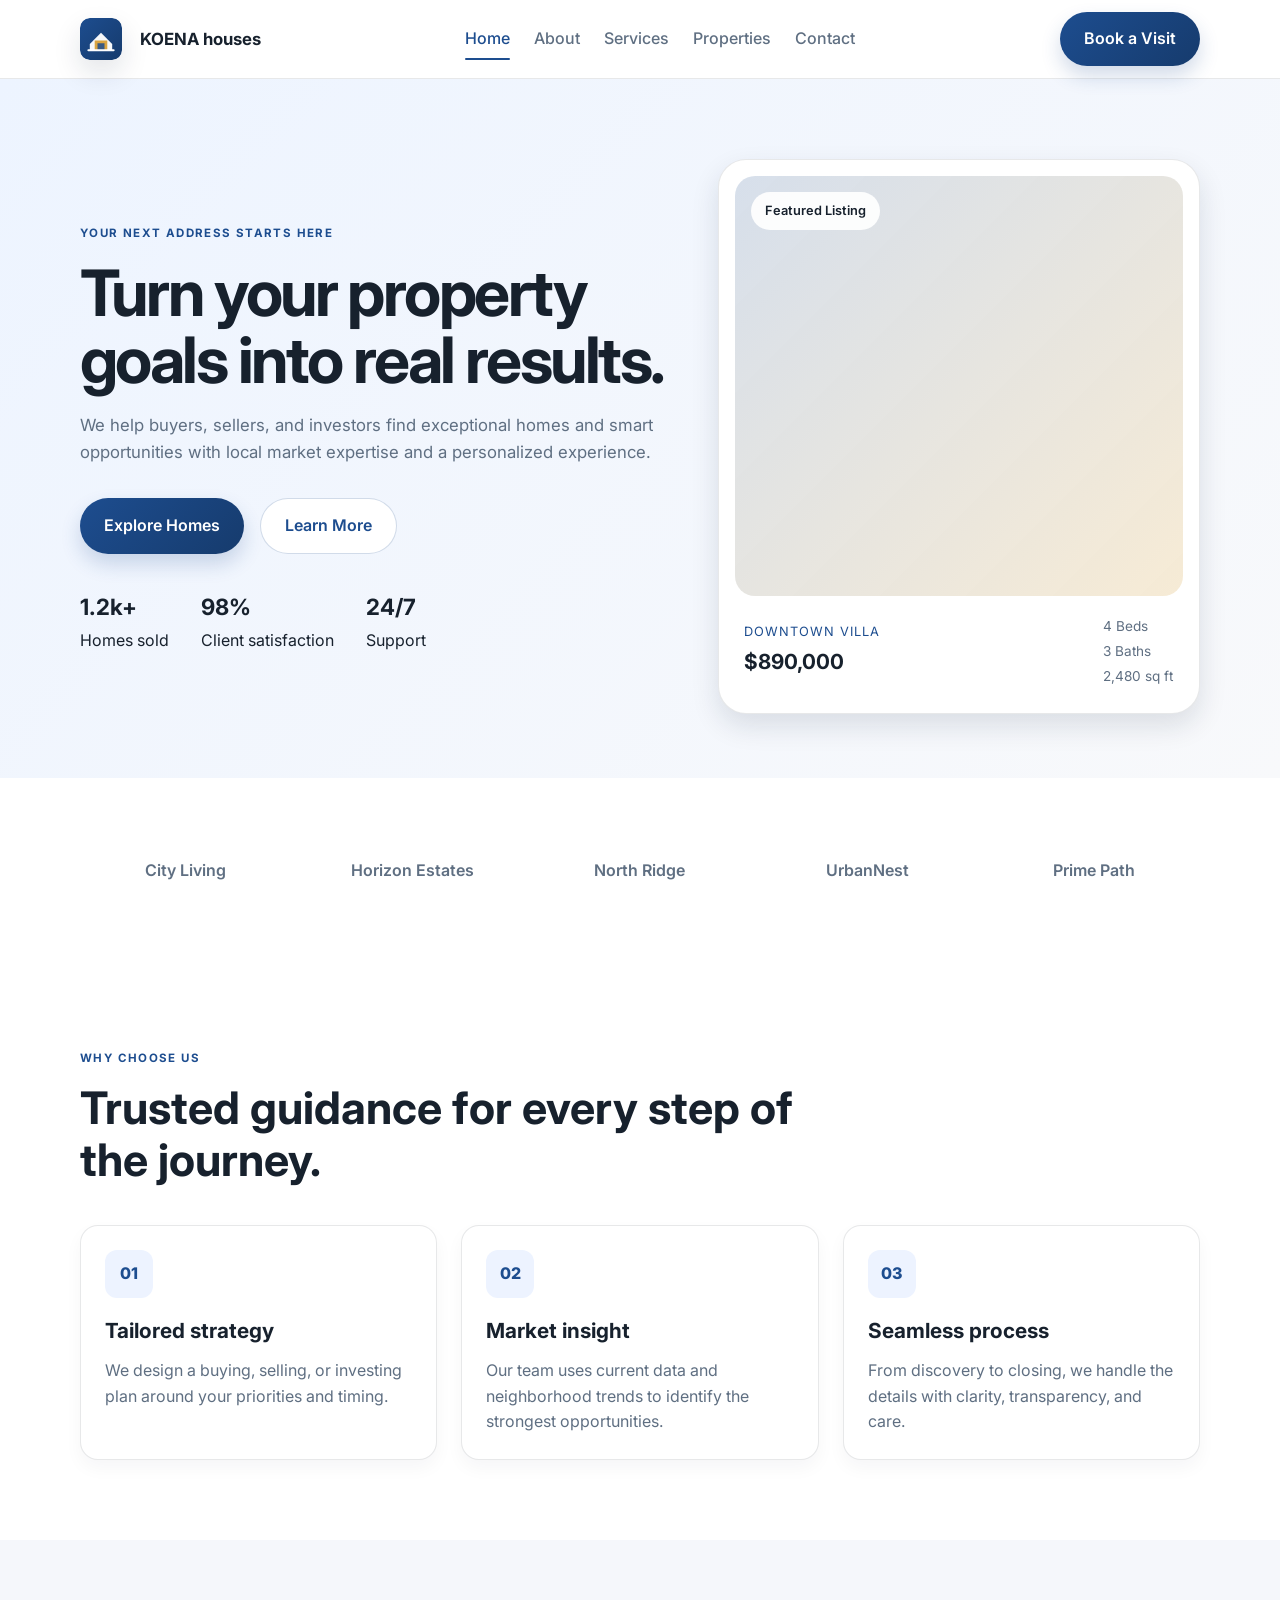
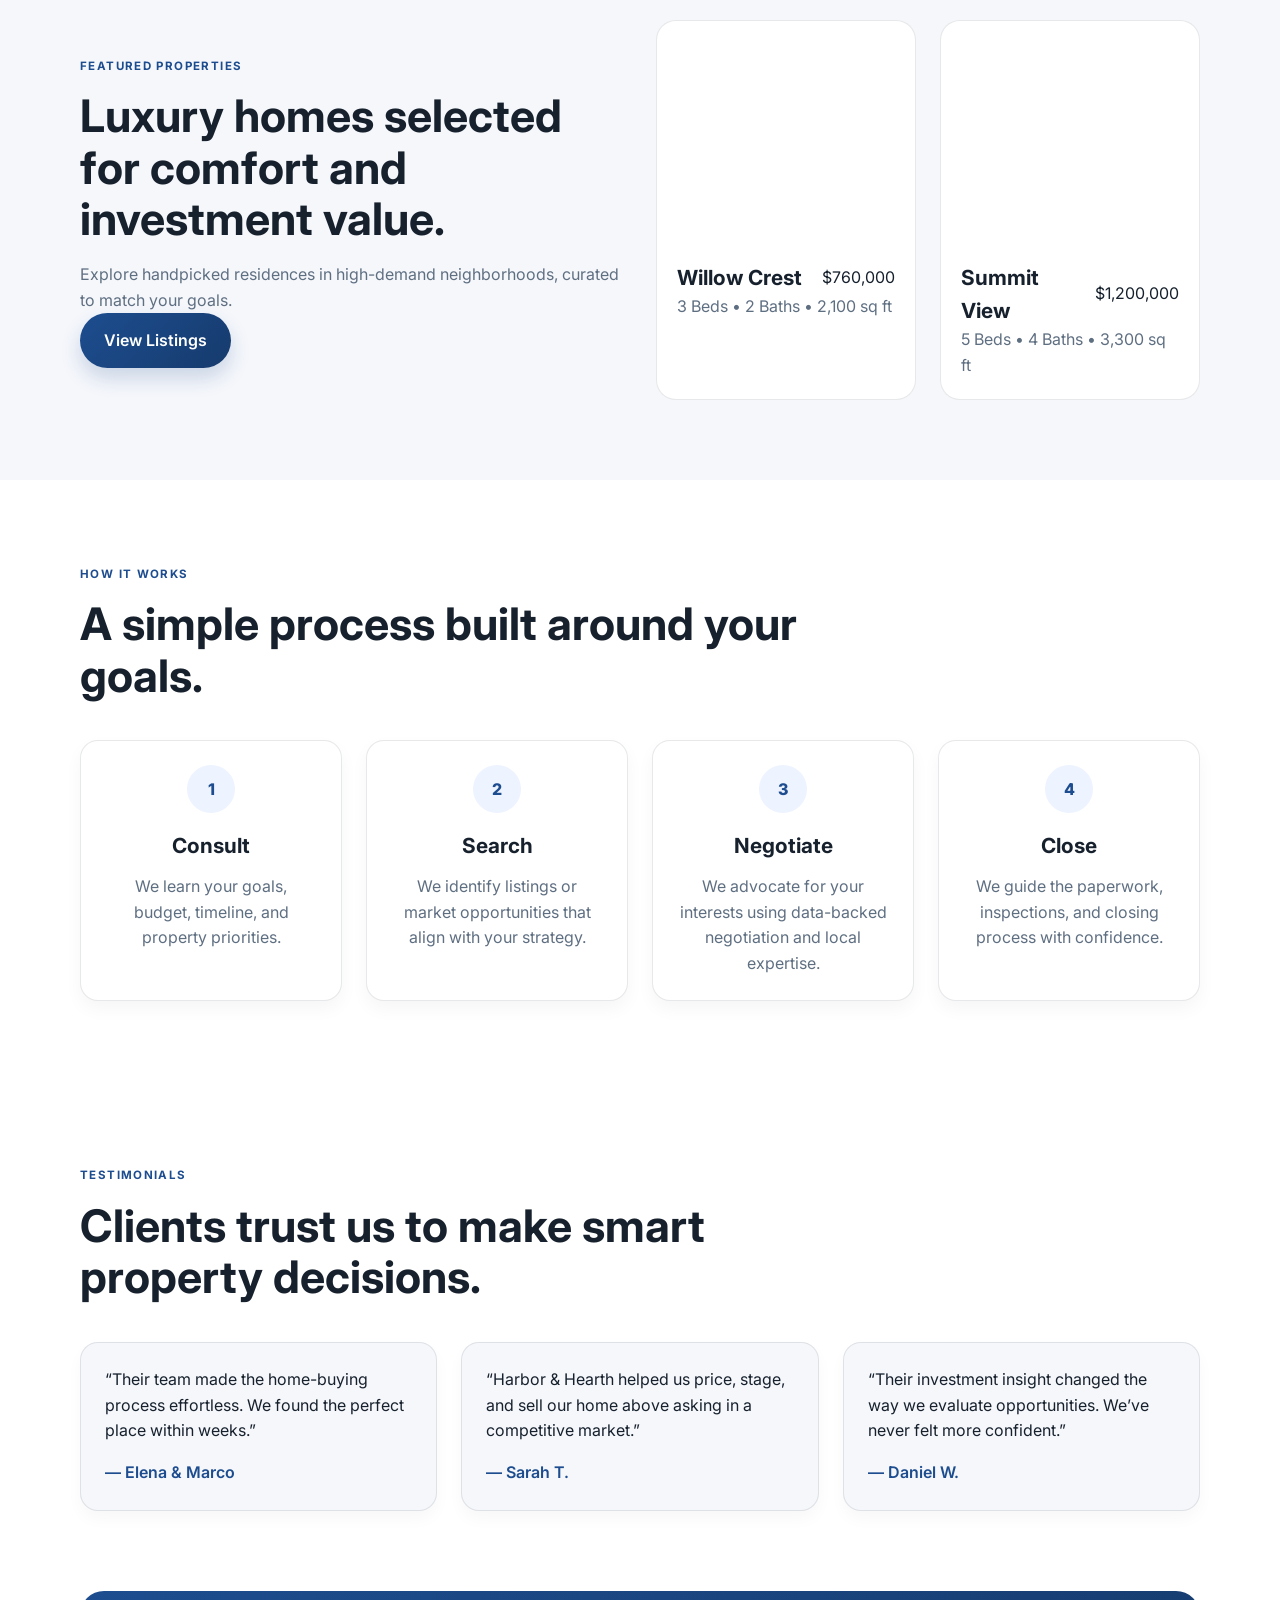
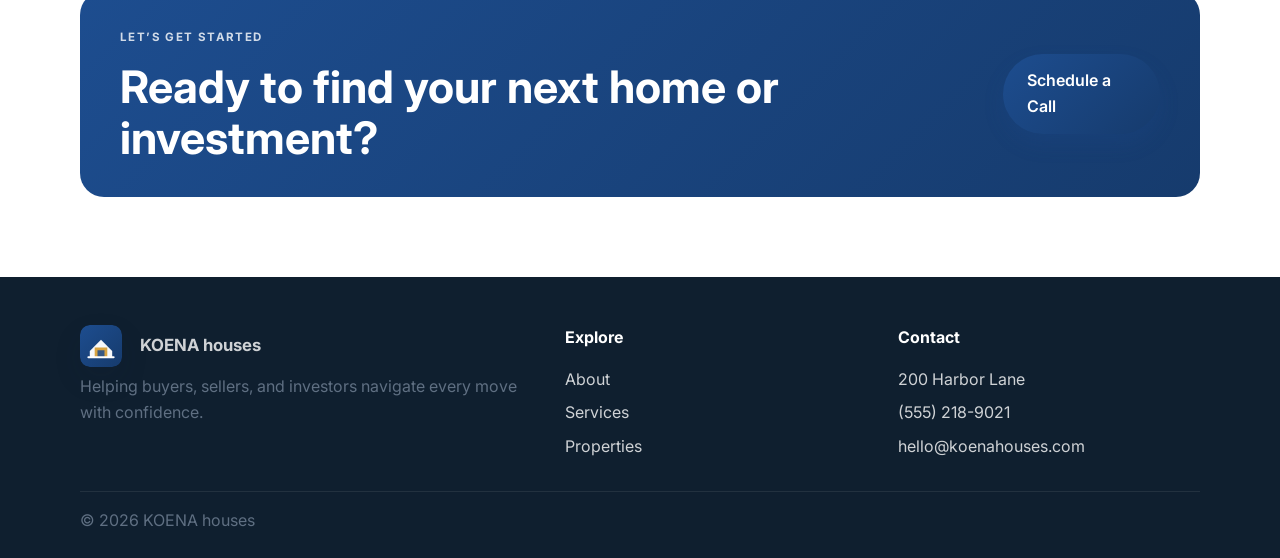
<file: index.html>
<!DOCTYPE html>
<html lang="en">
<head>
  <meta charset="UTF-8" />
  <meta name="viewport" content="width=device-width, initial-scale=1.0" />
  <title>KOENA houses | Real Estate & Property Experts</title>
  <meta name="description" content="Find your dream home with KOENA houses — trusted property experts for buying, selling, and investing in quality homes." />
  <meta name="keywords" content="KOENA houses, real estate, houses for sale, property investment, home buying, property selling" />
  <meta name="robots" content="index,follow" />
  <meta property="og:title" content="KOENA houses | Real Estate & Property Experts" />
  <meta property="og:description" content="Your next address starts here with KOENA houses. Discover homes and expert property guidance." />
  <meta property="og:type" content="website" />
  <link rel="canonical" href="https://hilarious-llama-0e2530.netlify.app/" />
  <link rel="preconnect" href="https://fonts.googleapis.com">
  <link rel="preconnect" href="https://fonts.gstatic.com" crossorigin>
  <link href="https://fonts.googleapis.com/css2?family=Inter:wght@400;500;600;700;800&display=swap" rel="stylesheet">
  <link rel="stylesheet" href="style.css" />
</head>
<body>
  <header class="site-header">
    <div class="container nav">
      <a href="index.html" class="brand">
        <img src="images/logo.svg" alt="KOENA houses logo" class="brand-logo">
        <span>KOENA houses</span>
      </a>

      <button class="nav-toggle" aria-label="Toggle navigation">
        <span></span><span></span><span></span>
      </button>

      <nav class="main-nav">
        <a href="index.html" class="active">Home</a>
        <a href="about.html">About</a>
        <a href="service.html">Services</a>
        <a href="properties.html">Properties</a>
        <a href="contact.html">Contact</a>
      </nav>

      <a class="btn btn-primary nav-cta" href="contact.html">Book a Visit</a>
    </div>
  </header>

  <main>
    <section class="hero">
      <div class="container hero-grid">
        <div class="hero-content">
          <p class="eyebrow">Your next address starts here</p>
          <h1>Turn your property goals into real results.</h1>
          <p>
            We help buyers, sellers, and investors find exceptional homes and smart opportunities
            with local market expertise and a personalized experience.
          </p>
          <div class="hero-actions">
            <a href="properties.html" class="btn btn-primary">Explore Homes</a>
            <a href="about.html" class="btn btn-secondary">Learn More</a>
          </div>
          <ul class="hero-stats">
            <li><strong>1.2k+</strong><span>Homes sold</span></li>
            <li><strong>98%</strong><span>Client satisfaction</span></li>
            <li><strong>24/7</strong><span>Support</span></li>
          </ul>
        </div>

        <div class="hero-card">
          <div class="image-panel">
            <div class="badge">Featured Listing</div>
          </div>
          <div class="listing-card">
            <div>
              <p class="label">Downtown Villa</p>
              <h3>$890,000</h3>
            </div>
            <ul>
              <li>4 Beds</li>
              <li>3 Baths</li>
              <li>2,480 sq ft</li>
            </ul>
          </div>
        </div>
      </div>
    </section>

    <section class="section brands">
      <div class="container mini-grid">
        <span>City Living</span>
        <span>Horizon Estates</span>
        <span>North Ridge</span>
        <span>UrbanNest</span>
        <span>Prime Path</span>
      </div>
    </section>

    <section class="section">
      <div class="container">
        <div class="section-header">
          <p class="eyebrow">Why choose us</p>
          <h2>Trusted guidance for every step of the journey.</h2>
        </div>

        <div class="feature-grid">
          <article class="feature">
            <div class="icon">01</div>
            <h3>Tailored strategy</h3>
            <p>We design a buying, selling, or investing plan around your priorities and timing.</p>
          </article>
          <article class="feature">
            <div class="icon">02</div>
            <h3>Market insight</h3>
            <p>Our team uses current data and neighborhood trends to identify the strongest opportunities.</p>
          </article>
          <article class="feature">
            <div class="icon">03</div>
            <h3>Seamless process</h3>
            <p>From discovery to closing, we handle the details with clarity, transparency, and care.</p>
          </article>
        </div>
      </div>
    </section>

    <section class="section alt">
      <div class="container">
        <div class="split">
          <div class="content-block">
            <p class="eyebrow">Featured properties</p>
            <h2>Luxury homes selected for comfort and investment value.</h2>
            <p>Explore handpicked residences in high-demand neighborhoods, curated to match your goals.</p>
            <a href="properties.html" class="btn btn-primary">View Listings</a>
          </div>
          <div class="cards-row">
            <article class="home-card">
              <div class="thumb thumb-one"></div>
              <div class="card-body">
                <div class="row">
                  <h3>Willow Crest</h3>
                  <span>$760,000</span>
                </div>
                <p>3 Beds • 2 Baths • 2,100 sq ft</p>
              </div>
            </article>

            <article class="home-card">
              <div class="thumb thumb-two"></div>
              <div class="card-body">
                <div class="row">
                  <h3>Summit View</h3>
                  <span>$1,200,000</span>
                </div>
                <p>5 Beds • 4 Baths • 3,300 sq ft</p>
              </div>
            </article>
          </div>
        </div>
      </div>
    </section>

    <section class="section">
      <div class="container">
        <div class="section-header">
          <p class="eyebrow">How it works</p>
          <h2>A simple process built around your goals.</h2>
        </div>

        <div class="steps-grid">
          <div class="step">
            <span>1</span>
            <h3>Consult</h3>
            <p>We learn your goals, budget, timeline, and property priorities.</p>
          </div>
          <div class="step">
            <span>2</span>
            <h3>Search</h3>
            <p>We identify listings or market opportunities that align with your strategy.</p>
          </div>
          <div class="step">
            <span>3</span>
            <h3>Negotiate</h3>
            <p>We advocate for your interests using data-backed negotiation and local expertise.</p>
          </div>
          <div class="step">
            <span>4</span>
            <h3>Close</h3>
            <p>We guide the paperwork, inspections, and closing process with confidence.</p>
          </div>
        </div>
      </div>
    </section>

    <section class="section testimonial-section">
      <div class="container">
        <div class="section-header">
          <p class="eyebrow">Testimonials</p>
          <h2>Clients trust us to make smart property decisions.</h2>
        </div>

        <div class="testimonial-grid">
          <blockquote>
            “Their team made the home-buying process effortless. We found the perfect place within weeks.”
            <footer>— Elena & Marco</footer>
          </blockquote>
          <blockquote>
            “Harbor & Hearth helped us price, stage, and sell our home above asking in a competitive market.”
            <footer>— Sarah T.</footer>
          </blockquote>
          <blockquote>
            “Their investment insight changed the way we evaluate opportunities. We’ve never felt more confident.”
            <footer>— Daniel W.</footer>
          </blockquote>
        </div>
      </div>
    </section>

    <section class="section cta-section">
      <div class="container cta-box">
        <div>
          <p class="eyebrow">Let’s get started</p>
          <h2>Ready to find your next home or investment?</h2>
        </div>
        <a href="contact.html" class="btn btn-primary">Schedule a Call</a>
      </div>
    </section>
  </main>

  <footer class="site-footer">
    <div class="container footer-grid">
      <div>
        <a href="index.html" class="brand">
          <img src="images/logo.svg" alt="KOENA houses logo" class="brand-logo">
          <span>KOENA houses</span>
        </a>
        <p>Helping buyers, sellers, and investors navigate every move with confidence.</p>
      </div>

      <div>
        <h4>Explore</h4>
        <ul>
          <li><a href="about.html">About</a></li>
          <li><a href="service.html">Services</a></li>
          <li><a href="properties.html">Properties</a></li>
        </ul>
      </div>

      <div>
        <h4>Contact</h4>
        <ul>
          <li>200 Harbor Lane</li>
          <li>(555) 218-9021</li>
          <li>hello@koenahouses.com</li>
        </ul>
      </div>
    </div>

    <div class="container footer-bottom">
      <p>© <span id="year"></span> KOENA houses</p>
    </div>
  </footer>

  <script src="script.js"></script>
</body>
</html>
</file>
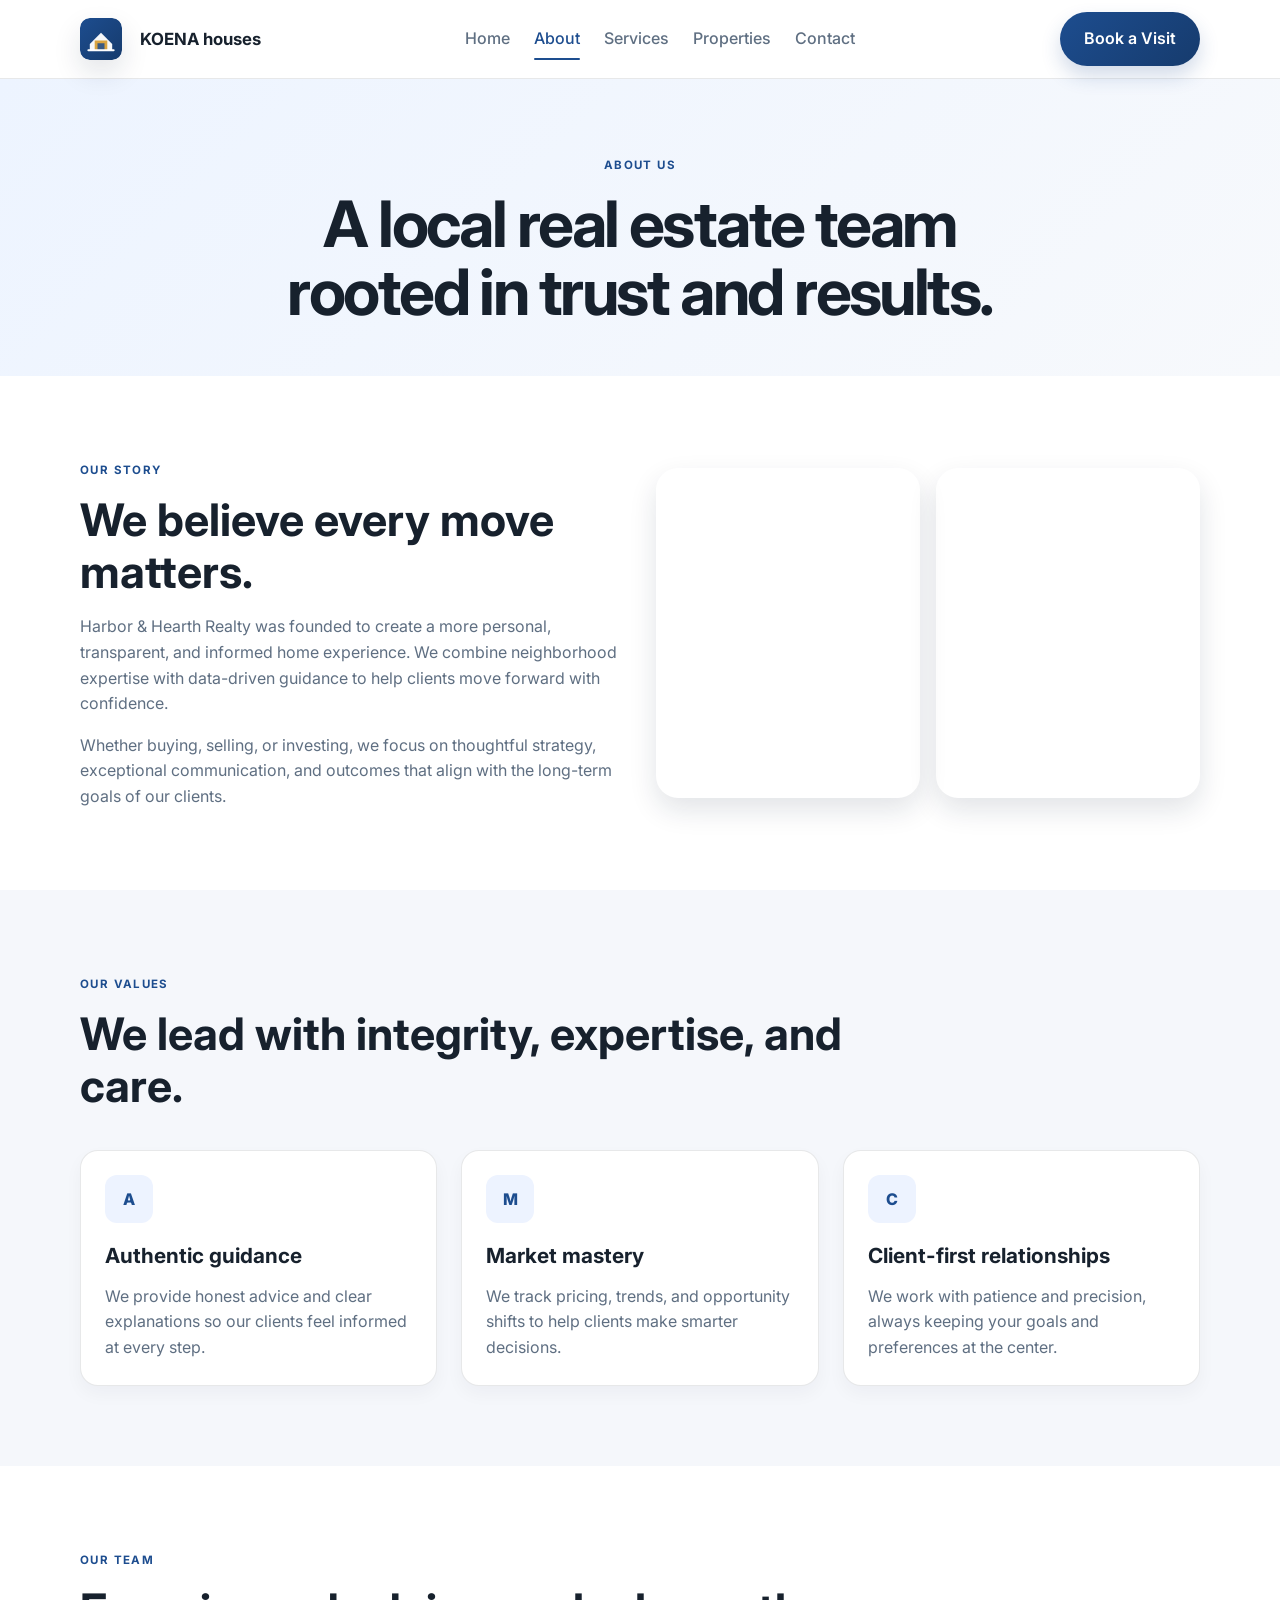
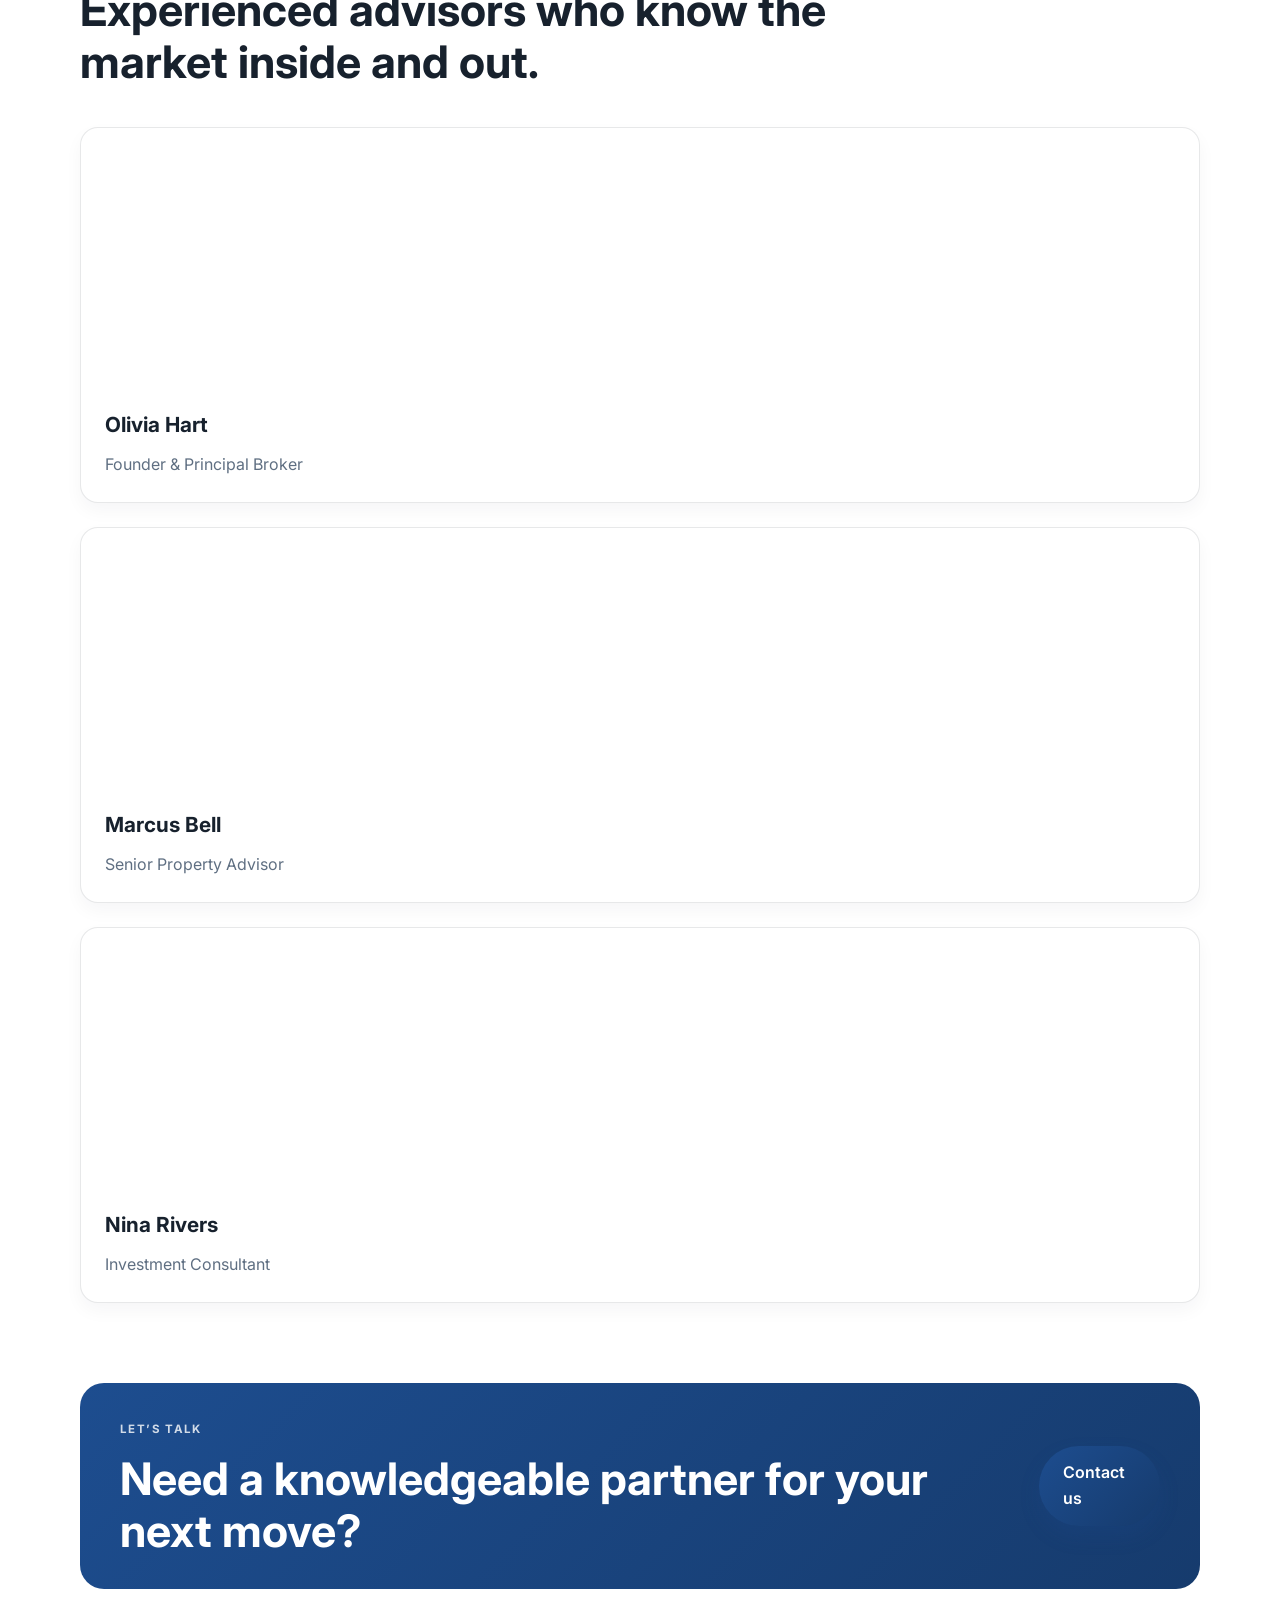
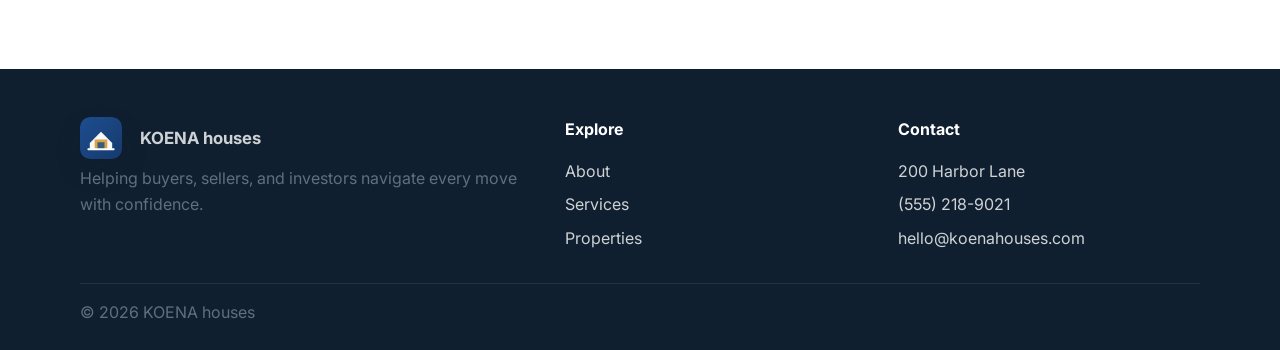
<file: about.html>
<!DOCTYPE html>
<html lang="en">
<head>
  <meta charset="UTF-8" />
  <meta name="viewport" content="width=device-width, initial-scale=1.0" />
  <title>About KOENA houses | Trusted Real Estate Advisors</title>
  <meta name="description" content="Learn about KOENA houses and our values, market expertise, and trusted real estate approach for buyers, sellers, and investors." />
  <meta name="keywords" content="about KOENA houses, real estate advisors, property experts, trusted home buying team" />
  <meta name="robots" content="index,follow" />
  <meta property="og:title" content="About KOENA houses" />
  <meta property="og:description" content="Meet the local real estate team behind KOENA houses and our client-first, results-driven approach." />
  <meta property="og:type" content="website" />
  <link rel="canonical" href="https://hilarious-llama-0e2530.netlify.app/about.html" />
  <link rel="preconnect" href="https://fonts.googleapis.com">
  <link rel="preconnect" href="https://fonts.gstatic.com" crossorigin>
  <link href="https://fonts.googleapis.com/css2?family=Inter:wght@400;500;600;700;800&display=swap" rel="stylesheet">
  <link rel="stylesheet" href="style.css" />
</head>
<body>
  <header class="site-header">
    <div class="container nav">
      <a href="index.html" class="brand">
        <img src="images/logo.svg" alt="KOENA houses logo" class="brand-logo">
        <span>KOENA houses</span>
      </a>

      <button class="nav-toggle" aria-label="Toggle navigation">
        <span></span><span></span><span></span>
      </button>

      <nav class="main-nav">
        <a href="index.html">Home</a>
        <a href="about.html" class="active">About</a>
        <a href="service.html">Services</a>
        <a href="properties.html">Properties</a>
        <a href="contact.html">Contact</a>
      </nav>

      <a class="btn btn-primary nav-cta" href="contact.html">Book a Visit</a>
    </div>
  </header>

  <main>
    <section class="page-hero">
      <div class="container narrow">
        <p class="eyebrow">About us</p>
        <h1>A local real estate team rooted in trust and results.</h1>
      </div>
    </section>

    <section class="section">
      <div class="container split">
        <div class="content-block">
          <p class="eyebrow">Our story</p>
          <h2>We believe every move matters.</h2>
          <p>
            Harbor & Hearth Realty was founded to create a more personal, transparent, and informed
            home experience. We combine neighborhood expertise with data-driven guidance to help clients
            move forward with confidence.
          </p>
          <p>
            Whether buying, selling, or investing, we focus on thoughtful strategy, exceptional communication,
            and outcomes that align with the long-term goals of our clients.
          </p>
        </div>
        <div class="image-stack">
          <div class="stack-card stack-one"></div>
          <div class="stack-card stack-two"></div>
        </div>
      </div>
    </section>

    <section class="section alt">
      <div class="container">
        <div class="section-header">
          <p class="eyebrow">Our values</p>
          <h2>We lead with integrity, expertise, and care.</h2>
        </div>

        <div class="feature-grid">
          <article class="feature">
            <div class="icon">A</div>
            <h3>Authentic guidance</h3>
            <p>We provide honest advice and clear explanations so our clients feel informed at every step.</p>
          </article>
          <article class="feature">
            <div class="icon">M</div>
            <h3>Market mastery</h3>
            <p>We track pricing, trends, and opportunity shifts to help clients make smarter decisions.</p>
          </article>
          <article class="feature">
            <div class="icon">C</div>
            <h3>Client-first relationships</h3>
            <p>We work with patience and precision, always keeping your goals and preferences at the center.</p>
          </article>
        </div>
      </div>
    </section>

    <section class="section">
      <div class="container">
        <div class="section-header">
          <p class="eyebrow">Our team</p>
          <h2>Experienced advisors who know the market inside and out.</h2>
        </div>

        <div class="team-grid">
          <article class="team-card">
            <div class="avatar avatar-one"></div>
            <h3>Olivia Hart</h3>
            <p>Founder & Principal Broker</p>
          </article>
          <article class="team-card">
            <div class="avatar avatar-two"></div>
            <h3>Marcus Bell</h3>
            <p>Senior Property Advisor</p>
          </article>
          <article class="team-card">
            <div class="avatar avatar-three"></div>
            <h3>Nina Rivers</h3>
            <p>Investment Consultant</p>
          </article>
        </div>
      </div>
    </section>

    <section class="section cta-section">
      <div class="container cta-box">
        <div>
          <p class="eyebrow">Let’s talk</p>
          <h2>Need a knowledgeable partner for your next move?</h2>
        </div>
        <a href="contact.html" class="btn btn-primary">Contact us</a>
      </div>
    </section>
  </main>

  <footer class="site-footer">
    <div class="container footer-grid">
      <div>
        <a href="index.html" class="brand">
          <img src="images/logo.svg" alt="KOENA houses logo" class="brand-logo">
          <span>KOENA houses</span>
        </a>
        <p>Helping buyers, sellers, and investors navigate every move with confidence.</p>
      </div>

      <div>
        <h4>Explore</h4>
        <ul>
          <li><a href="about.html">About</a></li>
          <li><a href="service.html">Services</a></li>
          <li><a href="properties.html">Properties</a></li>
        </ul>
      </div>

      <div>
        <h4>Contact</h4>
        <ul>
          <li>200 Harbor Lane</li>
          <li>(555) 218-9021</li>
          <li>hello@koenahouses.com</li>
        </ul>
      </div>
    </div>

    <div class="container footer-bottom">
      <p>© <span id="year"></span> KOENA houses</p>
    </div>
  </footer>

  <script src="script.js"></script>
</body>
</html>
</file>
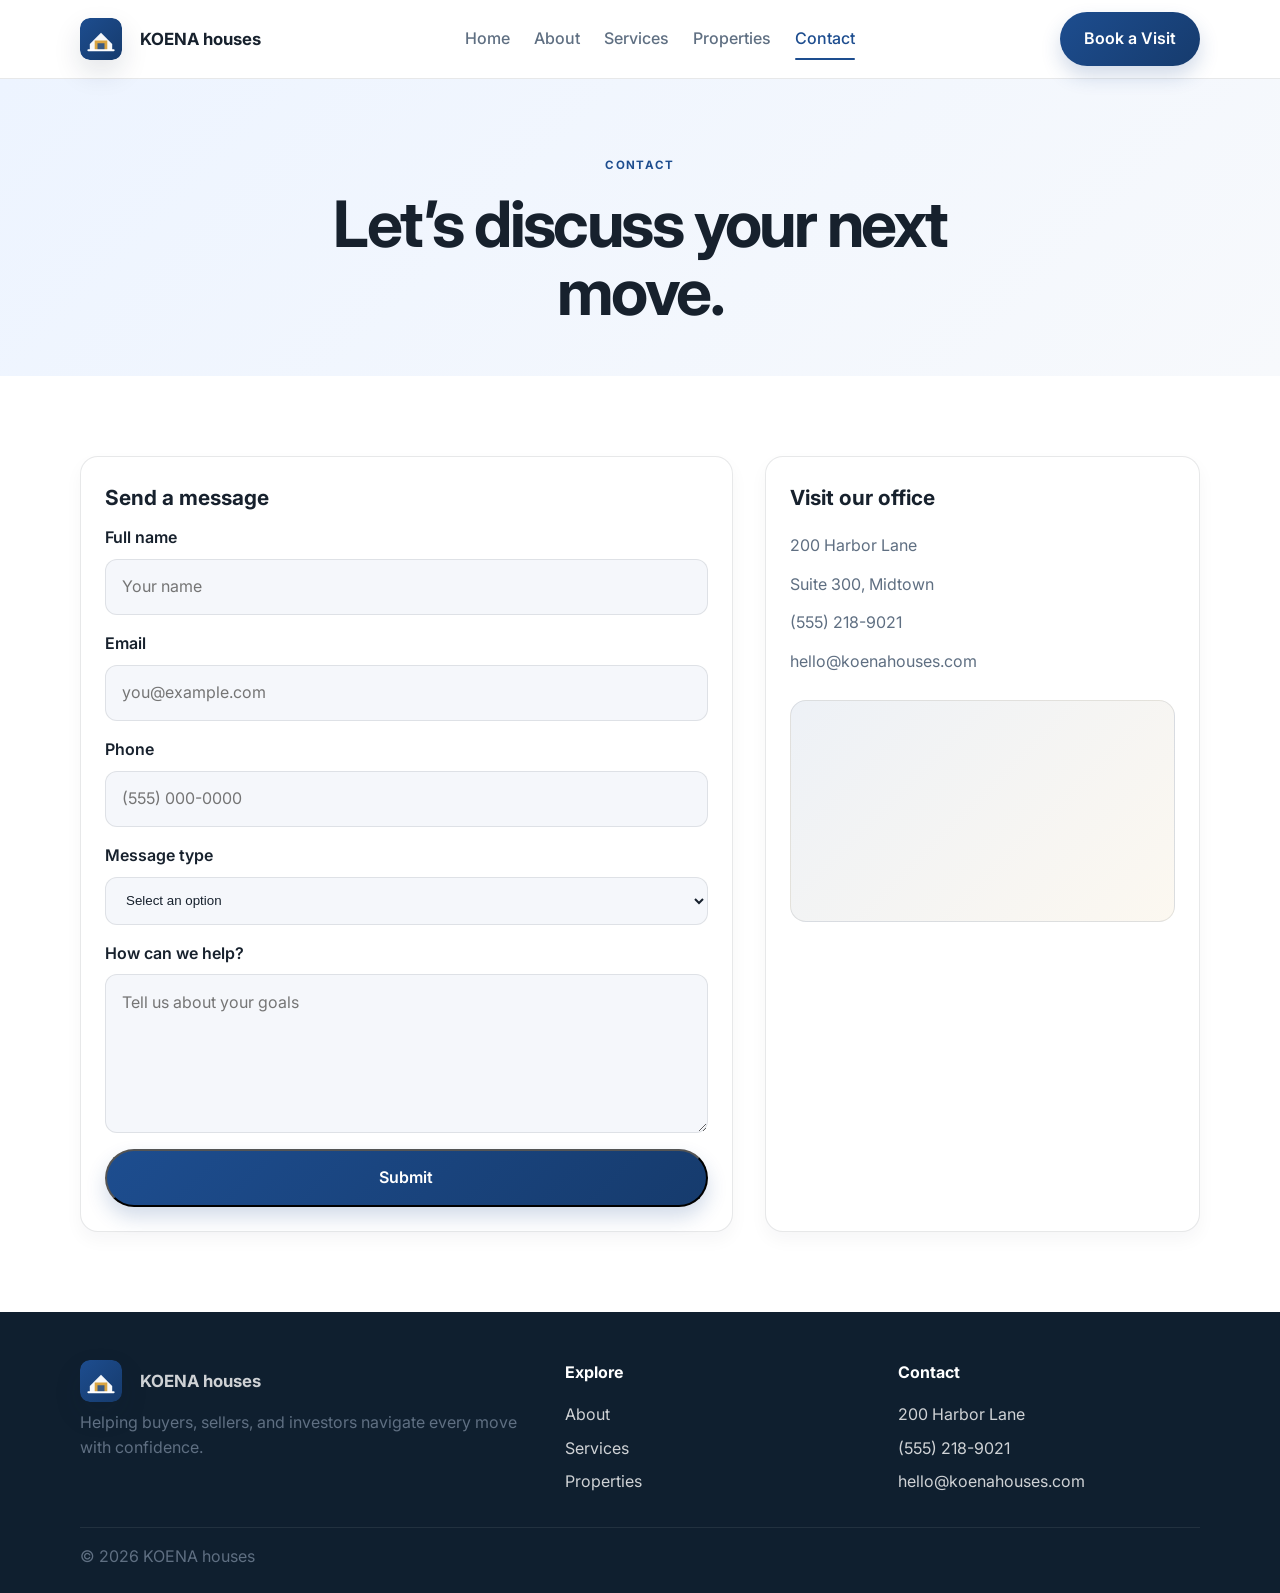
<file: contact.html>
<!DOCTYPE html>
<html lang="en">
<head>
  <meta charset="UTF-8" />
  <meta name="viewport" content="width=device-width, initial-scale=1.0" />
  <title>Contact KOENA houses | Real Estate Enquiries</title>
  <meta name="description" content="Contact KOENA houses for home buying and selling help, property viewings, and expert real estate advice." />
  <meta name="keywords" content="real estate contact, property enquiry, house buying help, homes for sale" />
  <meta name="robots" content="index,follow" />
  <meta property="og:title" content="Contact KOENA houses" />
  <meta property="og:description" content="Reach our real estate team for expert property support and local advice." />
  <meta property="og:type" content="website" />
  <link rel="canonical" href="https://hilarious-llama-0e2530.netlify.app/contact.html" />
  <link rel="preconnect" href="https://fonts.googleapis.com">
  <link rel="preconnect" href="https://fonts.gstatic.com" crossorigin>
  <link href="https://fonts.googleapis.com/css2?family=Inter:wght@400;500;600;700;800&display=swap" rel="stylesheet">
  <link rel="stylesheet" href="style.css" />
</head>
<body>
  <header class="site-header">
    <div class="container nav">
      <a href="index.html" class="brand">
        <img src="images/logo.svg" alt="KOENA houses logo" class="brand-logo">
        <span>KOENA houses</span>
      </a>

      <button class="nav-toggle" aria-label="Toggle navigation">
        <span></span><span></span><span></span>
      </button>

      <nav class="main-nav">
        <a href="index.html">Home</a>
        <a href="about.html">About</a>
        <a href="service.html">Services</a>
        <a href="properties.html">Properties</a>
        <a href="contact.html" class="active">Contact</a>
      </nav>

      <a class="btn btn-primary nav-cta" href="contact.html">Book a Visit</a>
    </div>
  </header>

  <main>
    <section class="page-hero">
      <div class="container narrow">
        <p class="eyebrow">Contact</p>
        <h1>Let’s discuss your next move.</h1>
      </div>
    </section>

    <section class="section">
      <div class="container contact-grid">
        <div class="contact-card">
          <h3>Send a message</h3>
          <form id="contactForm" class="contact-form" action="https://formsubmit.co/hello@koenahouses.com" method="POST" novalidate>
            <div id="formStatus" class="form-status" aria-live="polite"></div>
            <div class="field">
              <label for="name">Full name</label>
              <input id="name" name="name" type="text" placeholder="Your name" required />
            </div>
            <div class="field">
              <label for="email">Email</label>
              <input id="email" name="email" type="email" placeholder="you@example.com" required />
            </div>
            <div class="field">
              <label for="phone">Phone</label>
              <input id="phone" name="phone" type="tel" placeholder="(555) 000-0000" />
            </div>
            <div class="field">
              <label for="subject">Message type</label>
              <select id="subject" name="subject" required>
                <option value="">Select an option</option>
                <option value="Buying a home">Buying a home</option>
                <option value="Selling a property">Selling a property</option>
                <option value="Rental support">Rental support</option>
                <option value="Investment advice">Investment advice</option>
                <option value="General question">General question</option>
              </select>
            </div>
            <div class="field">
              <label for="message">How can we help?</label>
              <textarea id="message" name="message" rows="5" placeholder="Tell us about your goals" required></textarea>
            </div>
            <button type="submit" class="btn btn-primary">Submit</button>
          </form>
        </div>

        <div class="info-card">
          <h3>Visit our office</h3>
          <ul class="contact-list">
            <li>200 Harbor Lane</li>
            <li>Suite 300, Midtown</li>
            <li>(555) 218-9021</li>
            <li>hello@koenahouses.com</li>
          </ul>

          <div id="contactMap" class="map-placeholder" aria-label="Office location map"></div>
        </div>
      </div>
    </section>
  </main>

  <footer class="site-footer">
    <div class="container footer-grid">
      <div>
        <a href="index.html" class="brand">
          <img src="images/logo.svg" alt="KOENA houses logo" class="brand-logo">
          <span>KOENA houses</span>
        </a>
        <p>Helping buyers, sellers, and investors navigate every move with confidence.</p>
      </div>

      <div>
        <h4>Explore</h4>
        <ul>
          <li><a href="about.html">About</a></li>
          <li><a href="service.html">Services</a></li>
          <li><a href="properties.html">Properties</a></li>
        </ul>
      </div>

      <div>
        <h4>Contact</h4>
        <ul>
          <li>200 Harbor Lane</li>
          <li>(555) 218-9021</li>
          <li>hello@koenahouses.com</li>
        </ul>
      </div>
    </div>

    <div class="container footer-bottom">
      <p>© <span id="year"></span> KOENA houses</p>
    </div>
  </footer>

  <script src="script.js"></script>
</body>
</html>
</file>
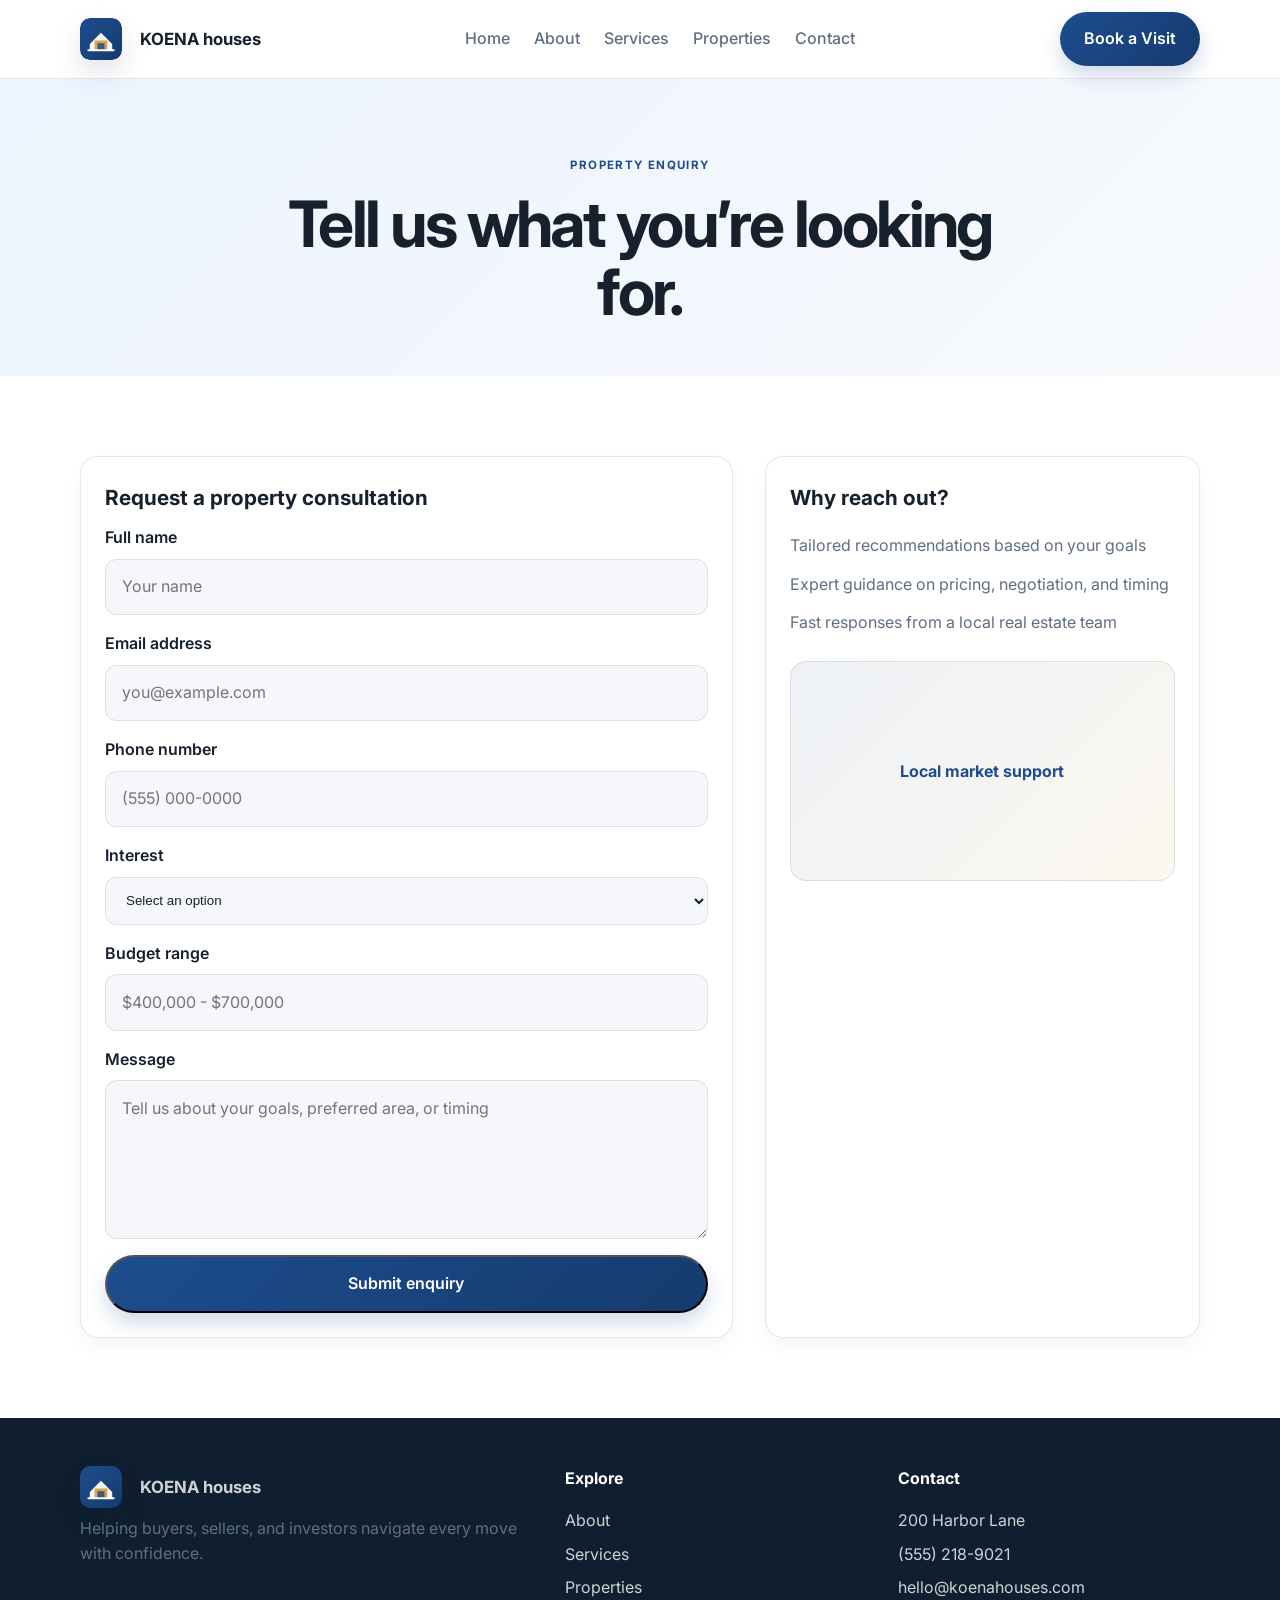
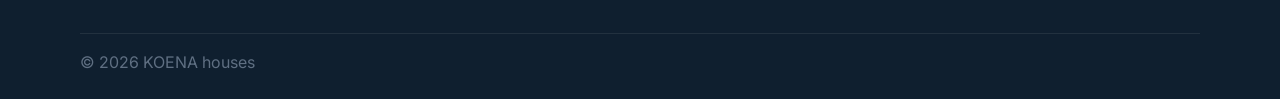
<file: enquiry.html>
<!DOCTYPE html>
<html lang="en">
<head>
  <meta charset="UTF-8" />
  <meta name="viewport" content="width=device-width, initial-scale=1.0" />
  <title>Property Enquiry | KOENA houses</title>
  <meta name="description" content="Submit an enquiry about buying, selling, or investing in property with KOENA houses." />
  <meta name="keywords" content="property enquiry, home buying consultation, real estate advisor, investment property inquiry" />
  <meta name="robots" content="index,follow" />
  <meta property="og:title" content="Property Enquiry | KOENA houses" />
  <meta property="og:description" content="Speak with our advisors about home buying, selling, and property investment opportunities." />
  <meta property="og:type" content="website" />
  <link rel="canonical" href="https://hilarious-llama-0e2530.netlify.app/enquiry.html" />

  <link rel="preconnect" href="https://fonts.googleapis.com">
  <link rel="preconnect" href="https://fonts.gstatic.com" crossorigin>
  <link href="https://fonts.googleapis.com/css2?family=Inter:wght@400;500;600;700;800&display=swap" rel="stylesheet">
  <link rel="stylesheet" href="style.css" />
</head>
<body>
  <header class="site-header">
    <div class="container nav">
      <a href="index.html" class="brand">
        <img src="images/logo.svg" alt="KOENA houses logo" class="brand-logo">
        <span>KOENA houses</span>
      </a>

      <button class="nav-toggle" aria-label="Toggle navigation">
        <span></span><span></span><span></span>
      </button>

      <nav class="main-nav">
        <a href="index.html">Home</a>
        <a href="about.html">About</a>
        <a href="service.html">Services</a>
        <a href="properties.html">Properties</a>
        <a href="contact.html">Contact</a>
      </nav>

      <a class="btn btn-primary nav-cta" href="contact.html">Book a Visit</a>
    </div>
  </header>

  <main>
    <section class="page-hero">
      <div class="container narrow">
        <p class="eyebrow">Property enquiry</p>
        <h1>Tell us what you’re looking for.</h1>
      </div>
    </section>

    <section class="section">
      <div class="container contact-grid">
        <div class="contact-card">
          <h3>Request a property consultation</h3>
          <form id="enquiryForm" class="contact-form" action="https://formsubmit.co/hello@koenahouses.com" method="POST" novalidate>
            <div class="form-status" aria-live="polite"></div>
            <div class="field">
              <label for="enquiryName">Full name</label>
              <input id="enquiryName" name="name" type="text" placeholder="Your name" required />
            </div>

            <div class="field">
              <label for="enquiryEmail">Email address</label>
              <input id="enquiryEmail" name="email" type="email" placeholder="you@example.com" required />
            </div>

            <div class="field">
              <label for="enquiryPhone">Phone number</label>
              <input id="enquiryPhone" name="phone" type="tel" placeholder="(555) 000-0000" />
            </div>

            <div class="field">
              <label for="enquiryInterest">Interest</label>
              <select id="enquiryInterest" name="interest" required>
                <option value="">Select an option</option>
                <option value="Buy a home">Buy a home</option>
                <option value="Sell a property">Sell a property</option>
                <option value="Rent a home">Rent a home</option>
                <option value="Investment opportunity">Investment opportunity</option>
                <option value="General inquiry">General inquiry</option>
              </select>
            </div>

            <div class="field">
              <label for="enquiryBudget">Budget range</label>
              <input id="enquiryBudget" name="budget" type="text" placeholder="$400,000 - $700,000" required />
            </div>

            <div class="field">
              <label for="enquiryMessage">Message</label>
              <textarea id="enquiryMessage" name="message" rows="5" placeholder="Tell us about your goals, preferred area, or timing" required></textarea>
            </div>

            <button type="submit" class="btn btn-primary">Submit enquiry</button>
          </form>
        </div>

        <div class="info-card">
          <h3>Why reach out?</h3>
          <ul class="contact-list">
            <li>Tailored recommendations based on your goals</li>
            <li>Expert guidance on pricing, negotiation, and timing</li>
            <li>Fast responses from a local real estate team</li>
          </ul>

          <div class="map-placeholder">
            <span>Local market support</span>
          </div>
        </div>
      </div>
    </section>
  </main>

  <footer class="site-footer">
    <div class="container footer-grid">
      <div>
        <a href="index.html" class="brand">
          <img src="images/logo.svg" alt="KOENA houses logo" class="brand-logo">
          <span>KOENA houses</span>
        </a>
        <p>Helping buyers, sellers, and investors navigate every move with confidence.</p>
      </div>

      <div>
        <h4>Explore</h4>
        <ul>
          <li><a href="about.html">About</a></li>
          <li><a href="service.html">Services</a></li>
          <li><a href="properties.html">Properties</a></li>
        </ul>
      </div>

      <div>
        <h4>Contact</h4>
        <ul>
          <li>200 Harbor Lane</li>
          <li>(555) 218-9021</li>
          <li>hello@koenahouses.com</li>
        </ul>
      </div>
    </div>

    <div class="container footer-bottom">
      <p>© <span id="year"></span> KOENA houses</p>
    </div>
  </footer>

  <script src="script.js"></script>
</body>
</html>
</file>
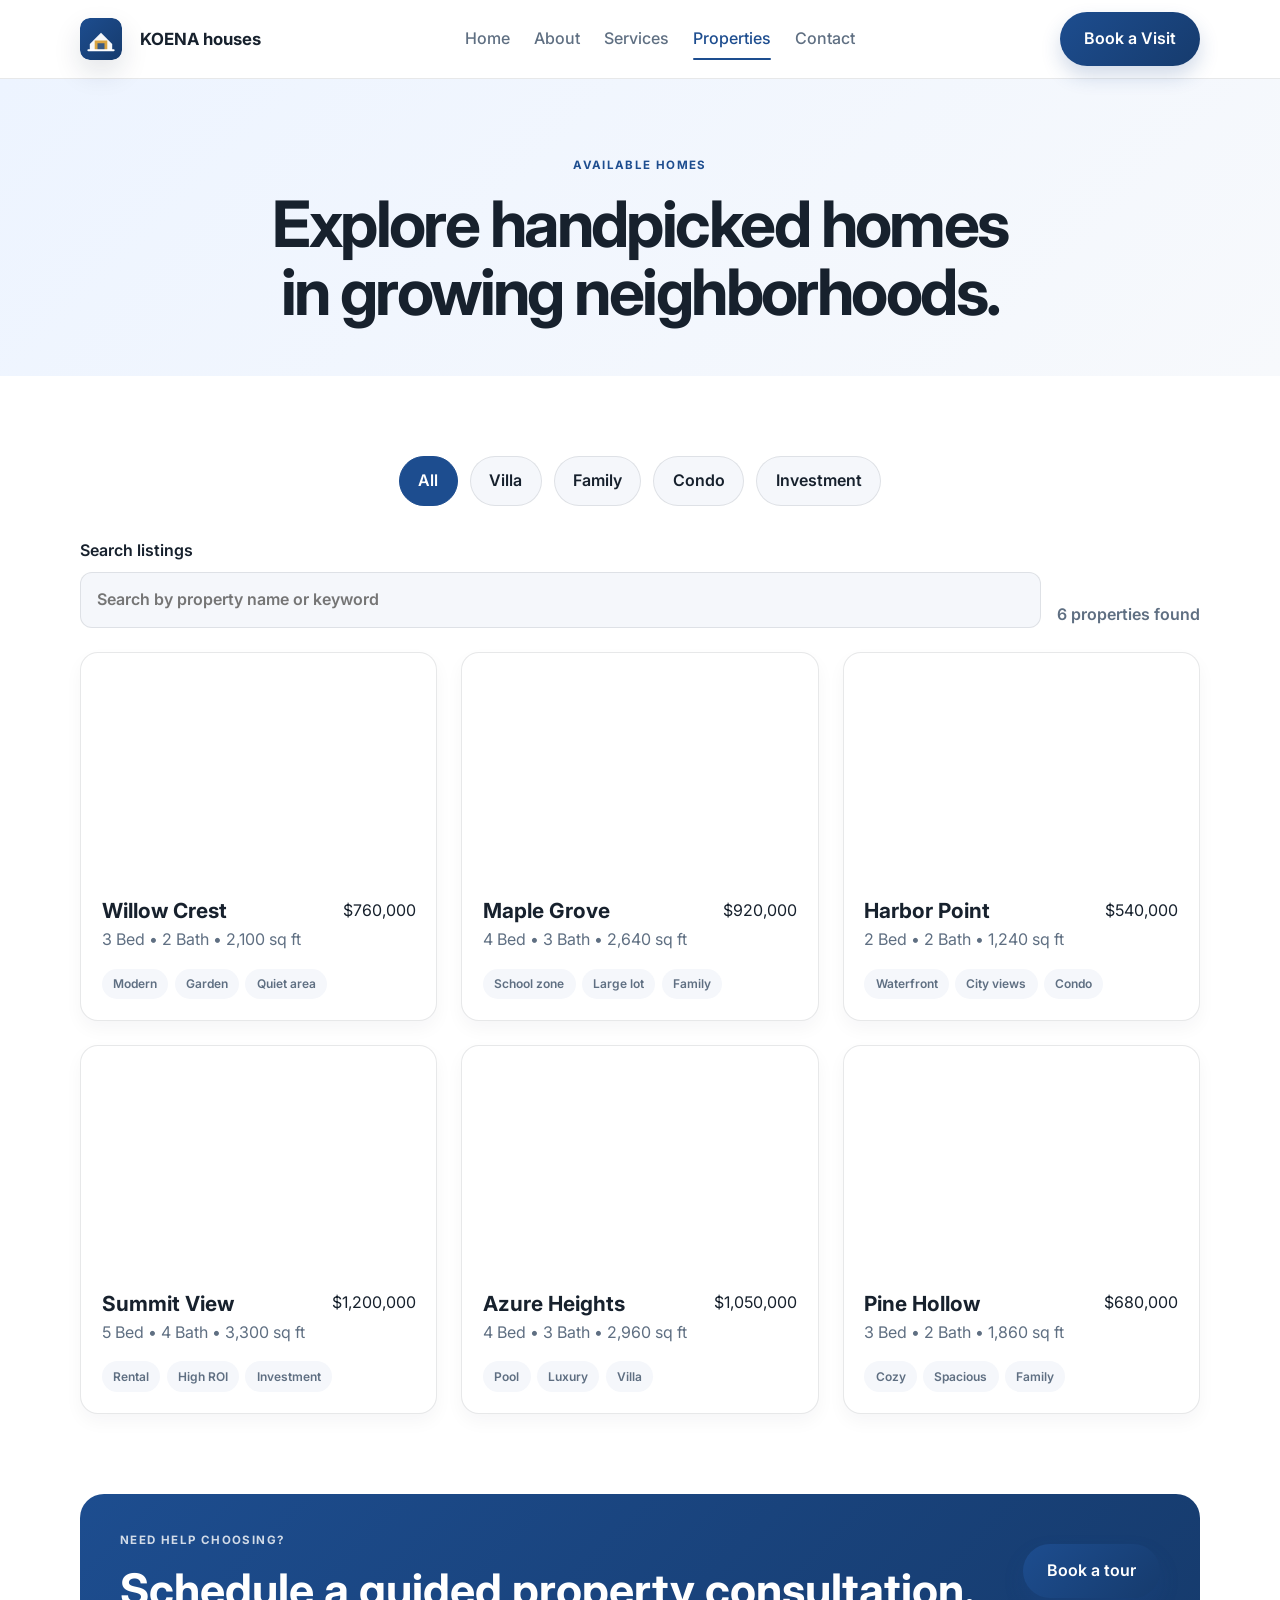
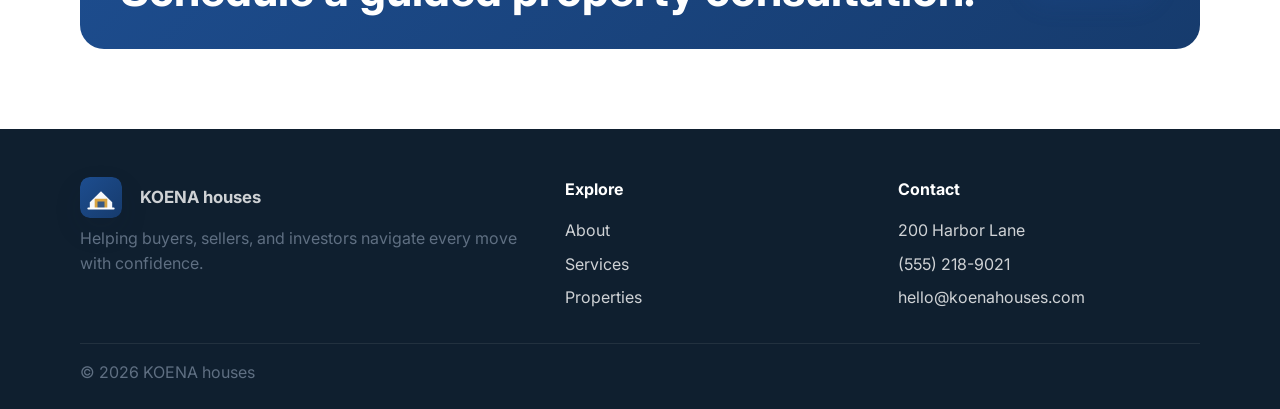
<file: properties.html>
<!DOCTYPE html>
<html lang="en">
<head>
  <meta charset="UTF-8" />
  <meta name="viewport" content="width=device-width, initial-scale=1.0" />
  <title>Properties | KOENA houses | Homes for Sale</title>
  <meta name="description" content="Browse featured properties and homes for sale with KOENA houses in growing neighborhoods and investment hotspots." />
  <meta name="keywords" content="real estate, houses for sale, property listings, villa homes, family homes, investment property" />
  <meta name="robots" content="index,follow" />
  <meta property="og:title" content="KOENA houses | Property Listings" />
  <meta property="og:description" content="Explore premium homes, investment properties, and family residences with KOENA houses." />
  <meta property="og:type" content="website" />
  <link rel="canonical" href="https://hilarious-llama-0e2530.netlify.app/properties.html" />
  <link rel="preconnect" href="https://fonts.googleapis.com">
  <link rel="preconnect" href="https://fonts.gstatic.com" crossorigin>
  <link href="https://fonts.googleapis.com/css2?family=Inter:wght@400;500;600;700;800&display=swap" rel="stylesheet">
  <link rel="stylesheet" href="style.css" />
</head>
<body>
  <header class="site-header">
    <div class="container nav">
      <a href="index.html" class="brand">
        <img src="images/logo.svg" alt="KOENA houses logo" class="brand-logo">
        <span>KOENA houses</span>
      </a>

      <button class="nav-toggle" aria-label="Toggle navigation">
        <span></span><span></span><span></span>
      </button>

      <nav class="main-nav">
        <a href="index.html">Home</a>
        <a href="about.html">About</a>
        <a href="service.html">Services</a>
        <a href="properties.html" class="active">Properties</a>
        <a href="contact.html">Contact</a>
      </nav>

      <a class="btn btn-primary nav-cta" href="contact.html">Book a Visit</a>
    </div>
  </header>

  <main>
    <section class="page-hero">
      <div class="container narrow">
        <p class="eyebrow">Available homes</p>
        <h1>Explore handpicked homes in growing neighborhoods.</h1>
      </div>
    </section>

    <section class="section">
      <div class="container">
        <div class="filter-bar">
          <button class="filter-btn active" data-filter="all">All</button>
          <button class="filter-btn" data-filter="villa">Villa</button>
          <button class="filter-btn" data-filter="family">Family</button>
          <button class="filter-btn" data-filter="condo">Condo</button>
          <button class="filter-btn" data-filter="investment">Investment</button>
        </div>

        <div class="property-toolbar">
          <label class="search-field" for="propertySearch">
            <span>Search listings</span>
            <input id="propertySearch" type="search" placeholder="Search by property name or keyword" aria-label="Search properties" />
          </label>
          <p id="propertyResultCount" class="result-count" aria-live="polite">6 properties found</p>
        </div>

        <div class="property-grid">
          <article class="property-card" data-category="villa">
            <div class="property-image property-one"></div>
            <div class="property-content">
              <div class="row">
                <h3>Willow Crest</h3>
                <span>$760,000</span>
              </div>
              <p>3 Bed • 2 Bath • 2,100 sq ft</p>
              <div class="meta">
                <span>Modern</span>
                <span>Garden</span>
                <span>Quiet area</span>
              </div>
            </div>
          </article>

          <article class="property-card" data-category="family">
            <div class="property-image property-two"></div>
            <div class="property-content">
              <div class="row">
                <h3>Maple Grove</h3>
                <span>$920,000</span>
              </div>
              <p>4 Bed • 3 Bath • 2,640 sq ft</p>
              <div class="meta">
                <span>School zone</span>
                <span>Large lot</span>
                <span>Family</span>
              </div>
            </div>
          </article>

          <article class="property-card" data-category="condo">
            <div class="property-image property-three"></div>
            <div class="property-content">
              <div class="row">
                <h3>Harbor Point</h3>
                <span>$540,000</span>
              </div>
              <p>2 Bed • 2 Bath • 1,240 sq ft</p>
              <div class="meta">
                <span>Waterfront</span>
                <span>City views</span>
                <span>Condo</span>
              </div>
            </div>
          </article>

          <article class="property-card" data-category="investment">
            <div class="property-image property-four"></div>
            <div class="property-content">
              <div class="row">
                <h3>Summit View</h3>
                <span>$1,200,000</span>
              </div>
              <p>5 Bed • 4 Bath • 3,300 sq ft</p>
              <div class="meta">
                <span>Rental</span>
                <span>High ROI</span>
                <span>Investment</span>
              </div>
            </div>
          </article>

          <article class="property-card" data-category="villa">
            <div class="property-image property-five"></div>
            <div class="property-content">
              <div class="row">
                <h3>Azure Heights</h3>
                <span>$1,050,000</span>
              </div>
              <p>4 Bed • 3 Bath • 2,960 sq ft</p>
              <div class="meta">
                <span>Pool</span>
                <span>Luxury</span>
                <span>Villa</span>
              </div>
            </div>
          </article>

          <article class="property-card" data-category="family">
            <div class="property-image property-six"></div>
            <div class="property-content">
              <div class="row">
                <h3>Pine Hollow</h3>
                <span>$680,000</span>
              </div>
              <p>3 Bed • 2 Bath • 1,860 sq ft</p>
              <div class="meta">
                <span>Cozy</span>
                <span>Spacious</span>
                <span>Family</span>
              </div>
            </div>
          </article>
        </div>
      </div>
    </section>

    <section class="section cta-section">
      <div class="container cta-box">
        <div>
          <p class="eyebrow">Need help choosing?</p>
          <h2>Schedule a guided property consultation.</h2>
        </div>
        <a href="contact.html" class="btn btn-primary">Book a tour</a>
      </div>
    </section>
  </main>

  <footer class="site-footer">
    <div class="container footer-grid">
      <div>
        <a href="index.html" class="brand">
          <img src="images/logo.svg" alt="KOENA houses logo" class="brand-logo">
          <span>KOENA houses</span>
        </a>
        <p>Helping buyers, sellers, and investors navigate every move with confidence.</p>
      </div>

      <div>
        <h4>Explore</h4>
        <ul>
          <li><a href="about.html">About</a></li>
          <li><a href="service.html">Services</a></li>
          <li><a href="properties.html">Properties</a></li>
        </ul>
      </div>

      <div>
        <h4>Contact</h4>
        <ul>
          <li>200 Harbor Lane</li>
          <li>(555) 218-9021</li>
          <li>hello@koenahouses.com</li>
        </ul>
      </div>
    </div>

    <div class="container footer-bottom">
      <p>© <span id="year"></span> KOENA houses</p>
    </div>
  </footer>

  <div id="propertyLightbox" class="lightbox" aria-hidden="true">
    <div class="lightbox-content" role="dialog" aria-modal="true" aria-labelledby="lightboxTitle">
      <button class="lightbox-close" type="button" aria-label="Close image">×</button>
      <div class="lightbox-image" aria-hidden="true"></div>
      <div class="lightbox-body">
        <h3 id="lightboxTitle" class="lightbox-title">Property</h3>
        <p class="lightbox-text"></p>
      </div>
    </div>
  </div>

  <script src="script.js"></script>
</body>
</html>
</file>
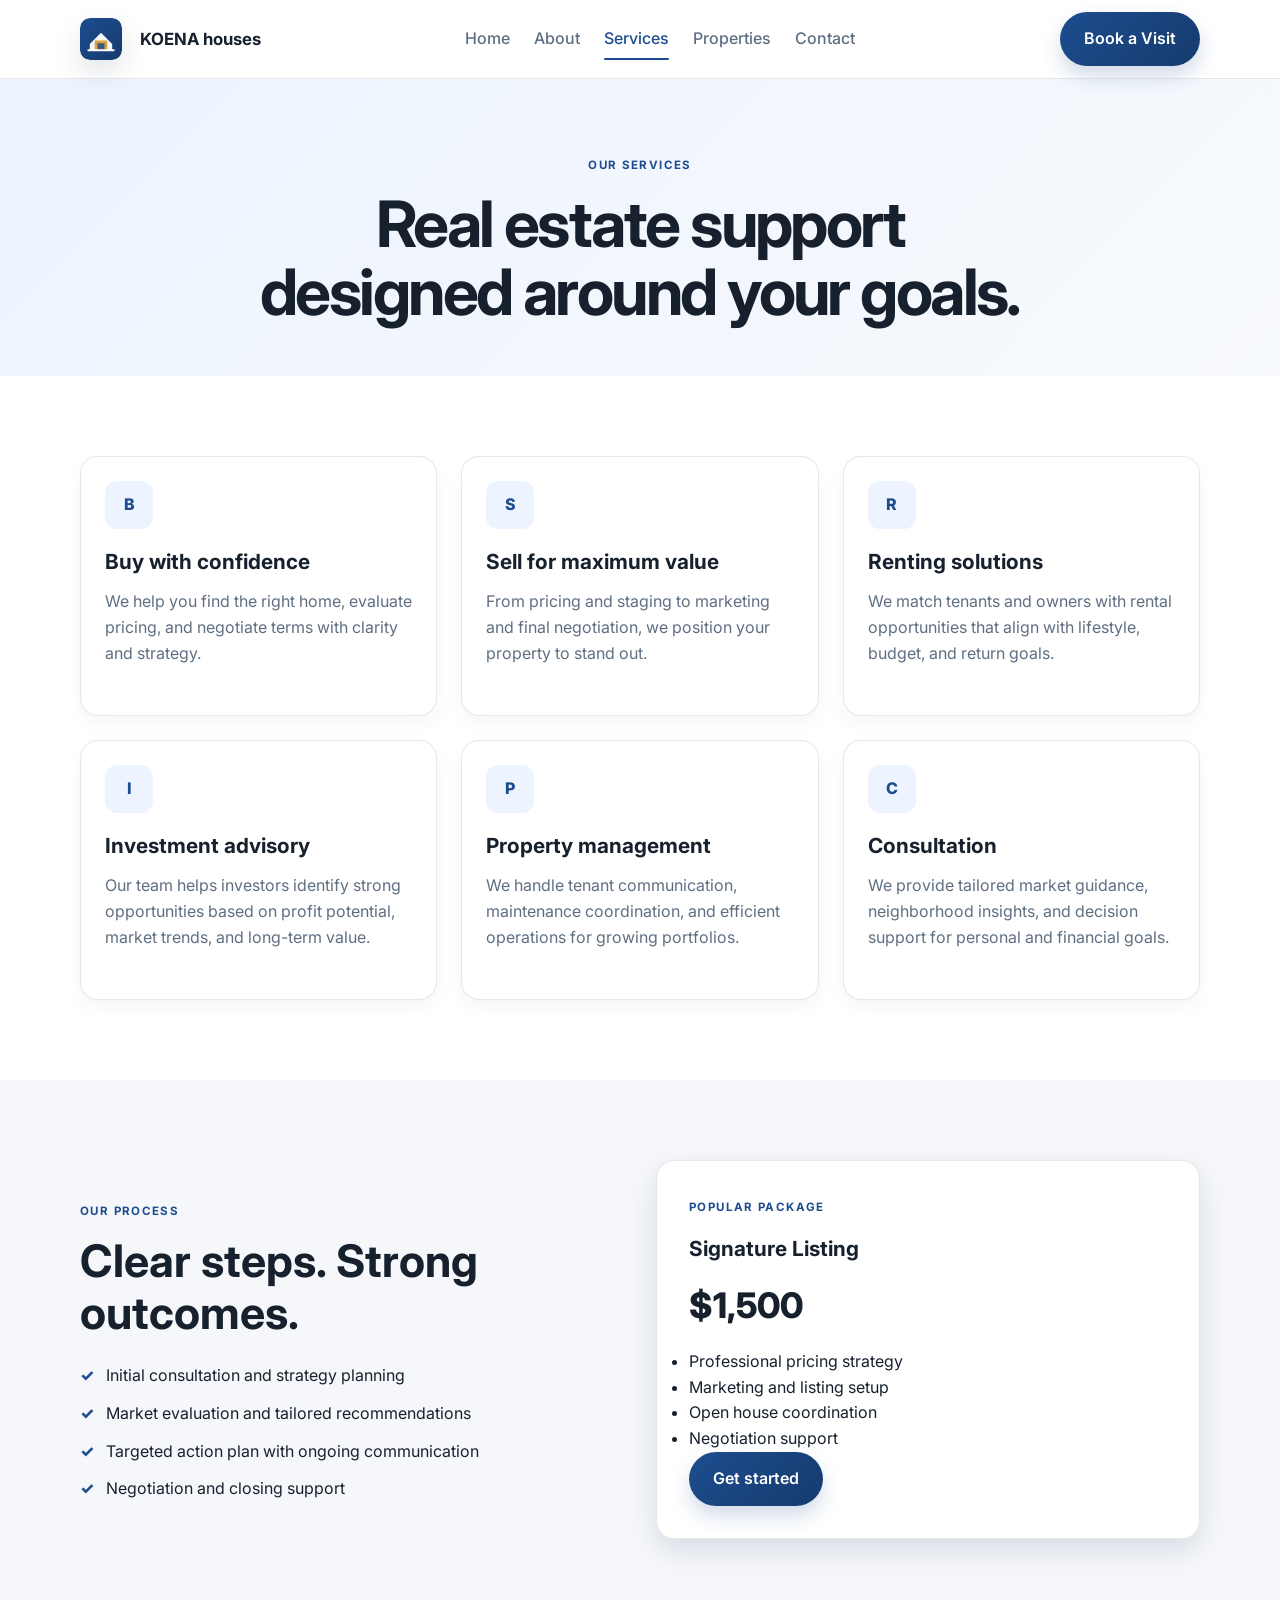
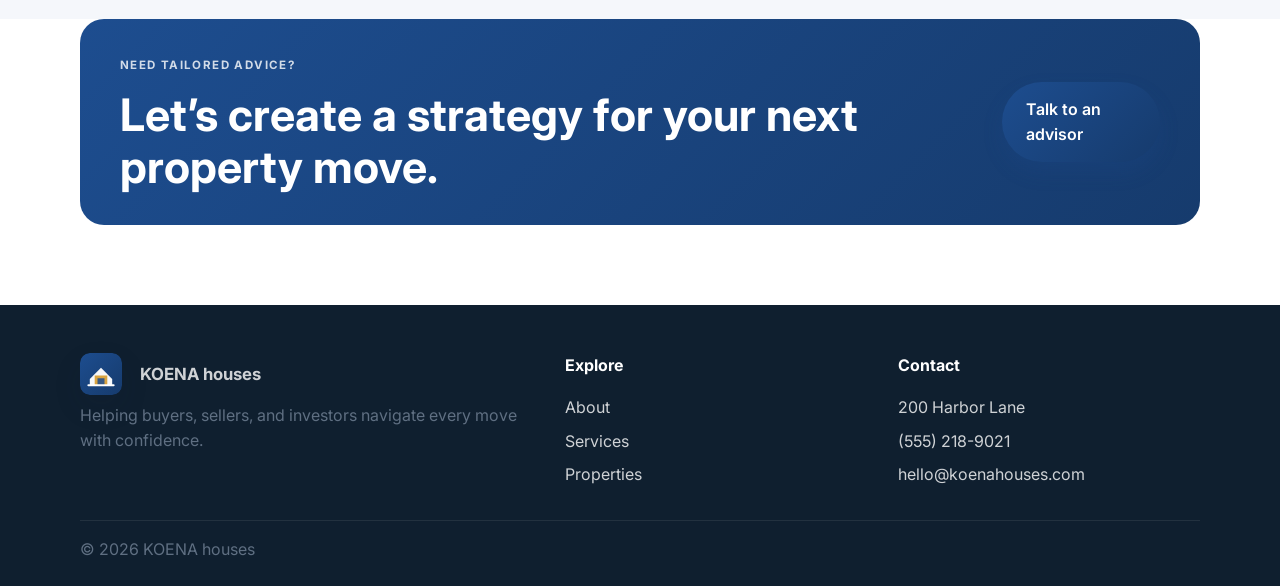
<file: service.html>
<!DOCTYPE html>
<html lang="en">
<head>
  <meta charset="UTF-8" />
  <meta name="viewport" content="width=device-width, initial-scale=1.0" />
  <title>Real Estate Services | KOENA houses</title>
  <meta name="description" content="Explore property buying, selling, rental, and investment services with KOENA houses." />
  <meta name="keywords" content="property services, home buying services, real estate selling, investment advisory, rental support" />
  <meta name="robots" content="index,follow" />
  <meta property="og:title" content="Real Estate Services | KOENA houses" />
  <meta property="og:description" content="Discover tailored property buying, selling, and investment services designed around your goals." />
  <meta property="og:type" content="website" />
  <link rel="canonical" href="https://hilarious-llama-0e2530.netlify.app/service.html" />
  <link rel="preconnect" href="https://fonts.googleapis.com">
  <link rel="preconnect" href="https://fonts.gstatic.com" crossorigin>
  <link href="https://fonts.googleapis.com/css2?family=Inter:wght@400;500;600;700;800&display=swap" rel="stylesheet">
  <link rel="stylesheet" href="style.css" />
</head>
<body>
  <header class="site-header">
    <div class="container nav">
      <a href="index.html" class="brand">
        <img src="images/logo.svg" alt="KOENA houses logo" class="brand-logo">
        <span>KOENA houses</span>
      </a>

      <button class="nav-toggle" aria-label="Toggle navigation">
        <span></span><span></span><span></span>
      </button>

      <nav class="main-nav">
        <a href="index.html">Home</a>
        <a href="about.html">About</a>
        <a href="service.html" class="active">Services</a>
        <a href="properties.html">Properties</a>
        <a href="contact.html">Contact</a>
      </nav>

      <a class="btn btn-primary nav-cta" href="contact.html">Book a Visit</a>
    </div>
  </header>

  <main>
    <section class="page-hero">
      <div class="container narrow">
        <p class="eyebrow">Our services</p>
        <h1>Real estate support designed around your goals.</h1>
      </div>
    </section>

    <section class="section">
      <div class="container">
        <div class="service-grid">
          <article class="service-card">
            <div class="service-icon">B</div>
            <h3>Buy with confidence</h3>
            <p>We help you find the right home, evaluate pricing, and negotiate terms with clarity and strategy.</p>
          </article>

          <article class="service-card">
            <div class="service-icon">S</div>
            <h3>Sell for maximum value</h3>
            <p>From pricing and staging to marketing and final negotiation, we position your property to stand out.</p>
          </article>

          <article class="service-card">
            <div class="service-icon">R</div>
            <h3>Renting solutions</h3>
            <p>We match tenants and owners with rental opportunities that align with lifestyle, budget, and return goals.</p>
          </article>

          <article class="service-card">
            <div class="service-icon">I</div>
            <h3>Investment advisory</h3>
            <p>Our team helps investors identify strong opportunities based on profit potential, market trends, and long-term value.</p>
          </article>

          <article class="service-card">
            <div class="service-icon">P</div>
            <h3>Property management</h3>
            <p>We handle tenant communication, maintenance coordination, and efficient operations for growing portfolios.</p>
          </article>

          <article class="service-card">
            <div class="service-icon">C</div>
            <h3>Consultation</h3>
            <p>We provide tailored market guidance, neighborhood insights, and decision support for personal and financial goals.</p>
          </article>
        </div>
      </div>
    </section>

    <section class="section alt">
      <div class="container split">
        <div class="content-block">
          <p class="eyebrow">Our process</p>
          <h2>Clear steps. Strong outcomes.</h2>
          <ul class="check-list">
            <li>Initial consultation and strategy planning</li>
            <li>Market evaluation and tailored recommendations</li>
            <li>Targeted action plan with ongoing communication</li>
            <li>Negotiation and closing support</li>
          </ul>
        </div>

        <div class="pricing-box">
          <p class="eyebrow">Popular package</p>
          <h3>Signature Listing</h3>
          <div class="price">$1,500</div>
          <ul>
            <li>Professional pricing strategy</li>
            <li>Marketing and listing setup</li>
            <li>Open house coordination</li>
            <li>Negotiation support</li>
          </ul>
          <a href="contact.html" class="btn btn-primary">Get started</a>
        </div>
      </div>
    </section>

    <section class="section cta-section">
      <div class="container cta-box">
        <div>
          <p class="eyebrow">Need tailored advice?</p>
          <h2>Let’s create a strategy for your next property move.</h2>
        </div>
        <a href="contact.html" class="btn btn-primary">Talk to an advisor</a>
      </div>
    </section>
  </main>

  <footer class="site-footer">
    <div class="container footer-grid">
      <div>
        <a href="index.html" class="brand">
          <img src="images/logo.svg" alt="KOENA houses logo" class="brand-logo">
          <span>KOENA houses</span>
        </a>
        <p>Helping buyers, sellers, and investors navigate every move with confidence.</p>
      </div>

      <div>
        <h4>Explore</h4>
        <ul>
          <li><a href="about.html">About</a></li>
          <li><a href="service.html">Services</a></li>
          <li><a href="properties.html">Properties</a></li>
        </ul>
      </div>

      <div>
        <h4>Contact</h4>
        <ul>
          <li>200 Harbor Lane</li>
          <li>(555) 218-9021</li>
          <li>hello@koenahouses.com</li>
        </ul>
      </div>
    </div>

    <div class="container footer-bottom">
      <p>© <span id="year"></span> KOENA houses</p>
    </div>
  </footer>

  <script src="script.js"></script>
</body>
</html>
</file>
<file: style.css>
:root {
  --primary: #1d4d8f;
  --primary-dark: #163b6d;
  --accent: #d9a441;
  --surface: #f5f7fb;
  --surface-strong: #edf3ff;
  --text: #17212d;
  --muted: #5f6f82;
  --white: #ffffff;
  --border: rgba(23, 33, 45, 0.1);
  --shadow: 0 12px 28px rgba(17, 31, 57, 0.12);
  --radius: 18px;
}

* {
  box-sizing: border-box;
  margin: 0;
  padding: 0;
}

html {
  scroll-behavior: smooth;
}

body {
  font-family: "Inter", sans-serif;
  background: var(--white);
  color: var(--text);
  line-height: 1.6;
}

img {
  max-width: 100%;
  display: block;
}

a {
  text-decoration: none;
  color: inherit;
}

button,
input,
textarea {
  font: inherit;
}

.container {
  width: min(1120px, calc(100% - 2rem));
  margin: 0 auto;
}

.section {
  padding: 5rem 0;
}

.alt {
  background: var(--surface);
}

.site-header {
  position: sticky;
  top: 0;
  z-index: 100;
  background: rgba(255, 255, 255, 0.92);
  backdrop-filter: blur(10px);
  border-bottom: 1px solid var(--border);
}

.nav {
  display: flex;
  align-items: center;
  justify-content: space-between;
  min-height: 78px;
  gap: 1rem;
}

.brand {
  display: inline-flex;
  align-items: center;
  gap: 0.7rem;
  font-weight: 700;
  font-size: 1.05rem;
}

.brand-mark {
  width: 2.2rem;
  height: 2.2rem;
  border-radius: 12px;
  display: grid;
  place-items: center;
  color: var(--white);
  background: linear-gradient(135deg, var(--primary), #295daf);
  box-shadow: var(--shadow);
}

/* Logo image for the brand (SVG) */
.brand-logo {
  width: 2.6rem;
  height: 2.6rem;
  border-radius: 10px;
  display: inline-block;
  object-fit: cover;
  box-shadow: var(--shadow);
  margin-right: 0.45rem;
  vertical-align: middle;
}

.brand span {
  line-height: 1;
}

@media (max-width: 640px) {
  .brand-logo {
    width: 2.2rem;
    height: 2.2rem;
  }
  .brand {
    gap: 0.5rem;
    font-size: 0.98rem;
  }
}

/* Hide brand text in the header on very small screens to prioritize the logo */
@media (max-width: 480px) {
  .site-header .brand span {
    display: none;
  }
  .site-header .brand .brand-logo {
    margin-right: 0;
  }
}

.main-nav {
  display: flex;
  align-items: center;
  gap: 1.5rem;
  color: var(--muted);
  font-weight: 500;
}

.main-nav a {
  position: relative;
  transition: color 0.2s ease;
}

.main-nav a:hover,
.main-nav a.active {
  color: var(--primary);
}

.main-nav a.active::after {
  content: "";
  position: absolute;
  left: 0;
  bottom: -0.5rem;
  width: 100%;
  height: 2px;
  background: var(--primary);
  border-radius: 99px;
}

.nav-toggle {
  display: none;
  width: 42px;
  height: 42px;
  border: 1px solid var(--border);
  border-radius: 10px;
  background: transparent;
  cursor: pointer;
}

.nav-toggle span {
  display: block;
  width: 20px;
  height: 2px;
  background: var(--text);
  margin: 5px auto;
}

.btn {
  display: inline-flex;
  align-items: center;
  justify-content: center;
  border-radius: 999px;
  padding: 0.9rem 1.5rem;
  font-weight: 600;
  transition: transform 0.2s ease, box-shadow 0.2s ease;
}

.btn:hover {
  transform: translateY(-1px);
}

.btn-primary {
  background: linear-gradient(135deg, var(--primary), var(--primary-dark));
  color: var(--white);
  box-shadow: 0 10px 20px rgba(29, 77, 143, 0.2);
}

.btn-secondary {
  background: var(--white);
  color: var(--primary);
  border: 1px solid rgba(29, 77, 143, 0.2);
}

.hero {
  background: linear-gradient(135deg, #edf4ff 0%, #f8f9fb 100%);
  padding: 5rem 0 4rem;
}

.hero-grid {
  display: grid;
  grid-template-columns: 1.1fr 0.9fr;
  align-items: center;
  gap: 3rem;
}

.eyebrow {
  display: inline-block;
  text-transform: uppercase;
  letter-spacing: 0.12em;
  font-size: 0.72rem;
  font-weight: 700;
  color: var(--primary);
  margin-bottom: 1rem;
}

h1 {
  font-size: clamp(2.4rem, 5vw, 4.3rem);
  line-height: 1.05;
  letter-spacing: -0.04em;
  margin-bottom: 1.2rem;
}

h2 {
  font-size: clamp(2rem, 4vw, 2.8rem);
  line-height: 1.15;
  margin-bottom: 1rem;
}

h3 {
  font-size: 1.3rem;
  margin-bottom: 0.7rem;
}

p {
  color: var(--muted);
}

.hero-content p:not(.eyebrow) {
  font-size: 1.05rem;
  max-width: 42rem;
}

.hero-actions {
  display: flex;
  gap: 1rem;
  margin: 2rem 0 2.2rem;
  flex-wrap: wrap;
}

.hero-stats {
  list-style: none;
  display: flex;
  gap: 2rem;
  flex-wrap: wrap;
}

.hero-stats li {
  display: flex;
  flex-direction: column;
  gap: 0.2rem;
}

.hero-stats strong {
  font-size: 1.4rem;
  color: var(--text);
}

.hero-card {
  background: var(--white);
  border: 1px solid var(--border);
  border-radius: 28px;
  padding: 1rem;
  box-shadow: var(--shadow);
}

.image-panel {
  position: relative;
  min-height: 420px;
  border-radius: 20px;
  overflow: hidden;
  background: linear-gradient(135deg, rgba(29,77,143,0.18), rgba(217,164,65,0.22)),
    url("https://images.unsplash.com/photo-1568605114967-8130f3a36994?auto=format&fit=crop&w=1200&q=80") center/cover no-repeat;
}

.badge {
  position: absolute;
  top: 1rem;
  left: 1rem;
  background: rgba(255,255,255,0.92);
  color: var(--text);
  padding: 0.55rem 0.9rem;
  border-radius: 999px;
  font-weight: 600;
  font-size: 0.8rem;
}

.listing-card {
  display: flex;
  justify-content: space-between;
  align-items: center;
  gap: 1rem;
  padding: 1.25rem 0.6rem 0.6rem;
}

.listing-card h3 {
  margin: 0.2rem 0;
}

.label {
  font-size: 0.8rem;
  letter-spacing: 0.08em;
  text-transform: uppercase;
  color: var(--primary);
  margin: 0;
}

.listing-card ul {
  list-style: none;
  color: var(--muted);
  font-size: 0.85rem;
  display: flex;
  flex-direction: column;
  gap: 0.2rem;
}

.section-header {
  max-width: 48rem;
  margin-bottom: 2.4rem;
}

.mini-grid {
  display: grid;
  grid-template-columns: repeat(5, minmax(120px, 1fr));
  align-items: center;
  justify-items: center;
  gap: 1rem;
  color: var(--muted);
  font-weight: 600;
}

.feature-grid,
.steps-grid,
.testimonial-grid,
.service-grid,
.team-grid,
.property-grid {
  display: grid;
  gap: 1.5rem;
}

.feature-grid {
  grid-template-columns: repeat(3, minmax(0, 1fr));
}

.feature,
.step,
.service-card,
.team-card,
.property-card,
.contact-card,
.info-card {
  background: var(--white);
  border: 1px solid var(--border);
  border-radius: var(--radius);
  padding: 1.5rem;
  box-shadow: 0 8px 18px rgba(17, 31, 57, 0.04);
}

.feature .icon,
.service-icon {
  width: 3rem;
  height: 3rem;
  border-radius: 12px;
  background: var(--surface-strong);
  color: var(--primary);
  display: grid;
  place-items: center;
  font-weight: 800;
  margin-bottom: 1rem;
}

.split {
  display: grid;
  grid-template-columns: 1fr 1fr;
  align-items: center;
  gap: 2rem;
}

.content-block p + p {
  margin-top: 1rem;
}

.cards-row {
  display: grid;
  grid-template-columns: repeat(2, minmax(0, 1fr));
  gap: 1.5rem;
}

.home-card {
  background: var(--white);
  border: 1px solid var(--border);
  border-radius: 20px;
  overflow: hidden;
}

.thumb {
  min-height: 220px;
  background-size: cover;
  background-position: center;
}

.thumb-one {
  background-image: url("https://images.unsplash.com/photo-1505693416388-ac5ce068fe85?auto=format&fit=crop&w=900&q=80");
}

.thumb-two {
  background-image: url("https://images.unsplash.com/photo-1494526585095-c41746248156?auto=format&fit=crop&w=900&q=80");
}

.card-body {
  padding: 1.25rem;
}

.row {
  display: flex;
  justify-content: space-between;
  gap: 1rem;
  align-items: center;
}

.row h3 {
  margin: 0;
}

.steps-grid {
  grid-template-columns: repeat(4, minmax(0, 1fr));
}

.step {
  text-align: center;
}

.step span {
  width: 3rem;
  height: 3rem;
  border-radius: 50%;
  display: grid;
  place-items: center;
  background: var(--surface-strong);
  color: var(--primary);
  font-weight: 800;
  margin: 0 auto 1rem;
}

.testimonial-grid {
  grid-template-columns: repeat(3, minmax(0, 1fr));
}

blockquote {
  background: var(--surface);
  border: 1px solid var(--border);
  border-radius: var(--radius);
  padding: 1.5rem;
  font-size: 1rem;
  color: var(--text);
  box-shadow: 0 8px 16px rgba(17,31,57,0.03);
}

blockquote footer {
  margin-top: 1rem;
  color: var(--primary);
  font-weight: 600;
}

.cta-section {
  padding-top: 0;
}

.cta-box {
  background: linear-gradient(135deg, var(--primary), var(--primary-dark));
  color: var(--white);
  border-radius: 24px;
  padding: 2rem 2.5rem;
  display: flex;
  align-items: center;
  justify-content: space-between;
  gap: 1rem;
}

.cta-box .eyebrow {
  color: rgba(255,255,255,0.8);
}

.cta-box h2 {
  margin-bottom: 0;
}

.site-footer {
  background: #0f1f2f;
  color: rgba(255,255,255,0.8);
  padding-top: 3rem;
}

.footer-grid {
  display: grid;
  grid-template-columns: 1.2fr 0.8fr 0.8fr;
  gap: 2rem;
  padding-bottom: 2rem;
}

.site-footer h4 {
  color: var(--white);
  margin-bottom: 1rem;
}

.site-footer ul {
  list-style: none;
  display: grid;
  gap: 0.5rem;
}

.footer-bottom {
  border-top: 1px solid rgba(255,255,255,0.08);
  padding: 1rem 0 1.5rem;
}

.page-hero {
  padding: 4.5rem 0 2rem;
  background: linear-gradient(135deg, #edf4ff 0%, #f7f9fc 100%);
}

.narrow {
  max-width: 760px;
  text-align: center;
}

.image-stack {
  display: grid;
  grid-template-columns: 1fr 1fr;
  gap: 1rem;
}

.stack-card {
  min-height: 330px;
  border-radius: 22px;
  background-size: cover;
  background-position: center;
  box-shadow: var(--shadow);
}

.stack-one {
  background-image: url("https://images.unsplash.com/photo-1484154218962-a197022b5858?auto=format&fit=crop&w=900&q=80");
}

.stack-two {
  background-image: url("https://images.unsplash.com/photo-1502672260266-1c1ef2d93688?auto=format&fit=crop&w=900&q=80");
}

.service-grid {
  grid-template-columns: repeat(3, minmax(0, 1fr));
}

.service-card {
  min-height: 260px;
}

.pricing-box {
  background: var(--white);
  border: 1px solid var(--border);
  border-radius: var(--radius);
  box-shadow: var(--shadow);
  padding: 2rem;
}

.price {
  font-size: 2.2rem;
  font-weight: 800;
  color: var(--text);
  margin: 0.5rem 0 1rem;
}

.check-list {
  list-style: none;
  display: grid;
  gap: 0.75rem;
  margin-top: 1.5rem;
  color: var(--text);
}

.check-list li::before {
  content: "✓";
  color: var(--primary);
  font-weight: 800;
  margin-right: 0.75rem;
}

.filter-bar {
  display: flex;
  align-items: center;
  justify-content: center;
  gap: 0.75rem;
  flex-wrap: wrap;
  margin-bottom: 2rem;
}

.filter-btn {
  background: var(--surface);
  border: 1px solid var(--border);
  color: var(--text);
  border-radius: 999px;
  padding: 0.7rem 1.15rem;
  font-weight: 600;
  cursor: pointer;
  transition: all 0.2s ease;
}

.filter-btn.active,
.filter-btn:hover {
  background: var(--primary);
  border-color: var(--primary);
  color: var(--white);
}

.property-grid {
  grid-template-columns: repeat(3, minmax(0, 1fr));
}

.property-card {
  overflow: hidden;
  padding: 0;
}

.property-image {
  min-height: 220px;
  background-size: cover;
  background-position: center;
}

.property-one { background-image: url("https://images.unsplash.com/photo-1512917774080-9991f1c4c750?auto=format&fit=crop&w=900&q=80"); }
.property-two { background-image: url("https://images.unsplash.com/photo-1448630360428-65456885c650?auto=format&fit=crop&w=900&q=80"); }
.property-three { background-image: url("https://images.unsplash.com/photo-1460317442991-0ec209397118?auto=format&fit=crop&w=900&q=80"); }
.property-four { background-image: url("https://images.unsplash.com/photo-1570129477492-45c003edd2be?auto=format&fit=crop&w=900&q=80"); }
.property-five { background-image: url("https://images.unsplash.com/photo-1505693416388-ac5ce068fe85?auto=format&fit=crop&w=900&q=80"); }
.property-six { background-image: url("https://images.unsplash.com/photo-1494526585095-c41746248156?auto=format&fit=crop&w=900&q=80"); }

.property-content {
  padding: 1.3rem;
}

.meta {
  display: flex;
  flex-wrap: wrap;
  gap: 0.4rem;
  margin-top: 1rem;
}

.meta span {
  background: var(--surface);
  color: var(--muted);
  border-radius: 999px;
  padding: 0.35rem 0.7rem;
  font-size: 0.75rem;
  font-weight: 600;
}

.contact-grid {
  display: grid;
  grid-template-columns: 1.2fr 0.8fr;
  gap: 2rem;
}

.contact-form {
  display: grid;
  gap: 1rem;
}

.field {
  display: grid;
  gap: 0.5rem;
}

.field label {
  font-weight: 600;
  color: var(--text);
}

.field input,
.field textarea {
  background: var(--surface);
  border: 1px solid var(--border);
  border-radius: 12px;
  padding: 0.9rem 1rem;
  resize: vertical;
  color: var(--text);
  outline: none;
}

.field input:focus,
.field textarea:focus {
  border-color: rgba(29,77,143,0.4);
  box-shadow: 0 0 0 4px rgba(29,77,143,0.08);
}

.contact-list {
  list-style: none;
  display: grid;
  gap: 0.8rem;
  margin: 1.2rem 0 1.6rem;
  color: var(--muted);
}

.map-placeholder {
  display: grid;
  place-items: center;
  min-height: 220px;
  border-radius: 16px;
  border: 1px solid var(--border);
  background: linear-gradient(135deg, rgba(29,77,143,0.08), rgba(217,164,65,0.08));
  color: var(--primary);
  font-weight: 700;
}

.avatar {
  width: 100%;
  min-height: 240px;
  border-radius: 16px;
  background-size: cover;
  background-position: center;
  margin-bottom: 1rem;
}

.avatar-one { background-image: url("https://images.unsplash.com/photo-1544005313-94ddf0286df2?auto=format&fit=crop&w=900&q=80"); }
.avatar-two { background-image: url("https://images.unsplash.com/photo-1500648767791-00dcc994a43e?auto=format&fit=crop&w=900&q=80"); }
.avatar-three { background-image: url("https://images.unsplash.com/photo-1487412720507-e7ab37603c6f?auto=format&fit=crop&w=900&q=80"); }

.property-toolbar {
  display: flex;
  align-items: end;
  justify-content: space-between;
  gap: 1rem;
  margin-bottom: 1.5rem;
  flex-wrap: wrap;
}

.search-field {
  display: grid;
  gap: 0.5rem;
  font-weight: 600;
  color: var(--text);
  flex: 1;
  min-width: 220px;
}

.search-field input {
  width: 100%;
  border: 1px solid var(--border);
  background: var(--surface);
  border-radius: 12px;
  padding: 0.9rem 1rem;
  color: var(--text);
}

.search-field input:focus {
  outline: none;
  border-color: rgba(29, 77, 143, 0.4);
  box-shadow: 0 0 0 4px rgba(29, 77, 143, 0.08);
}

.result-count {
  color: var(--muted);
  font-weight: 600;
}

.field select {
  background: var(--surface);
  border: 1px solid var(--border);
  border-radius: 12px;
  padding: 0.9rem 1rem;
  color: var(--text);
  outline: none;
}

.field select:focus {
  border-color: rgba(29, 77, 143, 0.4);
  box-shadow: 0 0 0 4px rgba(29, 77, 143, 0.08);
}

.field input.invalid,
.field textarea.invalid,
.field select.invalid {
  border-color: #d84d4d;
  box-shadow: 0 0 0 4px rgba(216, 77, 77, 0.08);
}

.field-error {
  color: #b42318;
  font-size: 0.82rem;
  font-weight: 600;
}

.form-status {
  display: none;
  border-radius: 12px;
  padding: 0.75rem 1rem;
  font-weight: 600;
  margin-bottom: 0.5rem;
}

.form-status.success {
  display: block;
  background: rgba(22, 163, 74, 0.1);
  color: #166534;
}

.form-status.error {
  display: block;
  background: rgba(220, 38, 38, 0.08);
  color: #991b1b;
}

.lightbox {
  position: fixed;
  inset: 0;
  background: rgba(15, 31, 47, 0.72);
  display: none;
  align-items: center;
  justify-content: center;
  z-index: 200;
  padding: 1rem;
}

.lightbox.open {
  display: flex;
}

.lightbox-content {
  position: relative;
  width: min(720px, 100%);
  background: var(--white);
  border-radius: 24px;
  overflow: hidden;
  box-shadow: var(--shadow);
}

.lightbox-image {
  min-height: 280px;
  background-size: cover;
  background-position: center;
  background-repeat: no-repeat;
}

.lightbox-body {
  padding: 1.5rem;
}

.lightbox-title {
  margin-bottom: 0.5rem;
}

.lightbox-close {
  position: absolute;
  top: 1rem;
  right: 1rem;
  width: 2.5rem;
  height: 2.5rem;
  border: 0;
  border-radius: 50%;
  background: rgba(255,255,255,0.88);
  color: var(--text);
  font-size: 1.5rem;
  cursor: pointer;
}

body.modal-open {
  overflow: hidden;
}

.property-card[hidden] {
  display: none;
}

@media (max-width: 900px) {
  .hero-grid,
  .split,
  .contact-grid,
  .footer-grid,
  .property-grid,
  .service-grid,
  .feature-grid,
  .testimonial-grid,
  .steps-grid {
    grid-template-columns: 1fr 1fr;
  }

  .main-nav {
    position: absolute;
    top: 78px;
    left: 1rem;
    right: 1rem;
    background: var(--white);
    padding: 1rem;
    border: 1px solid var(--border);
    border-radius: 12px;
    display: none;
    flex-direction: column;
    align-items: flex-start;
    box-shadow: var(--shadow);
  }

  .main-nav.open {
    display: flex;
  }

  .nav-toggle {
    display: block;
  }

  .nav-cta {
    display: none;
  }
}

@media (max-width: 640px) {
  .hero-grid,
  .split,
  .contact-grid,
  .footer-grid,
  .property-grid,
  .service-grid,
  .feature-grid,
  .testimonial-grid,
  .steps-grid,
  .cards-row {
    grid-template-columns: 1fr;
  }

  .mini-grid {
    grid-template-columns: repeat(2, minmax(120px, 1fr));
  }

  .cta-box {
    flex-direction: column;
    align-items: flex-start;
  }

  h1 {
    line-height: 1.12;
  }

  .property-toolbar {
    align-items: stretch;
  }

  .search-field,
  .result-count {
    width: 100%;
  }
}
</file>
